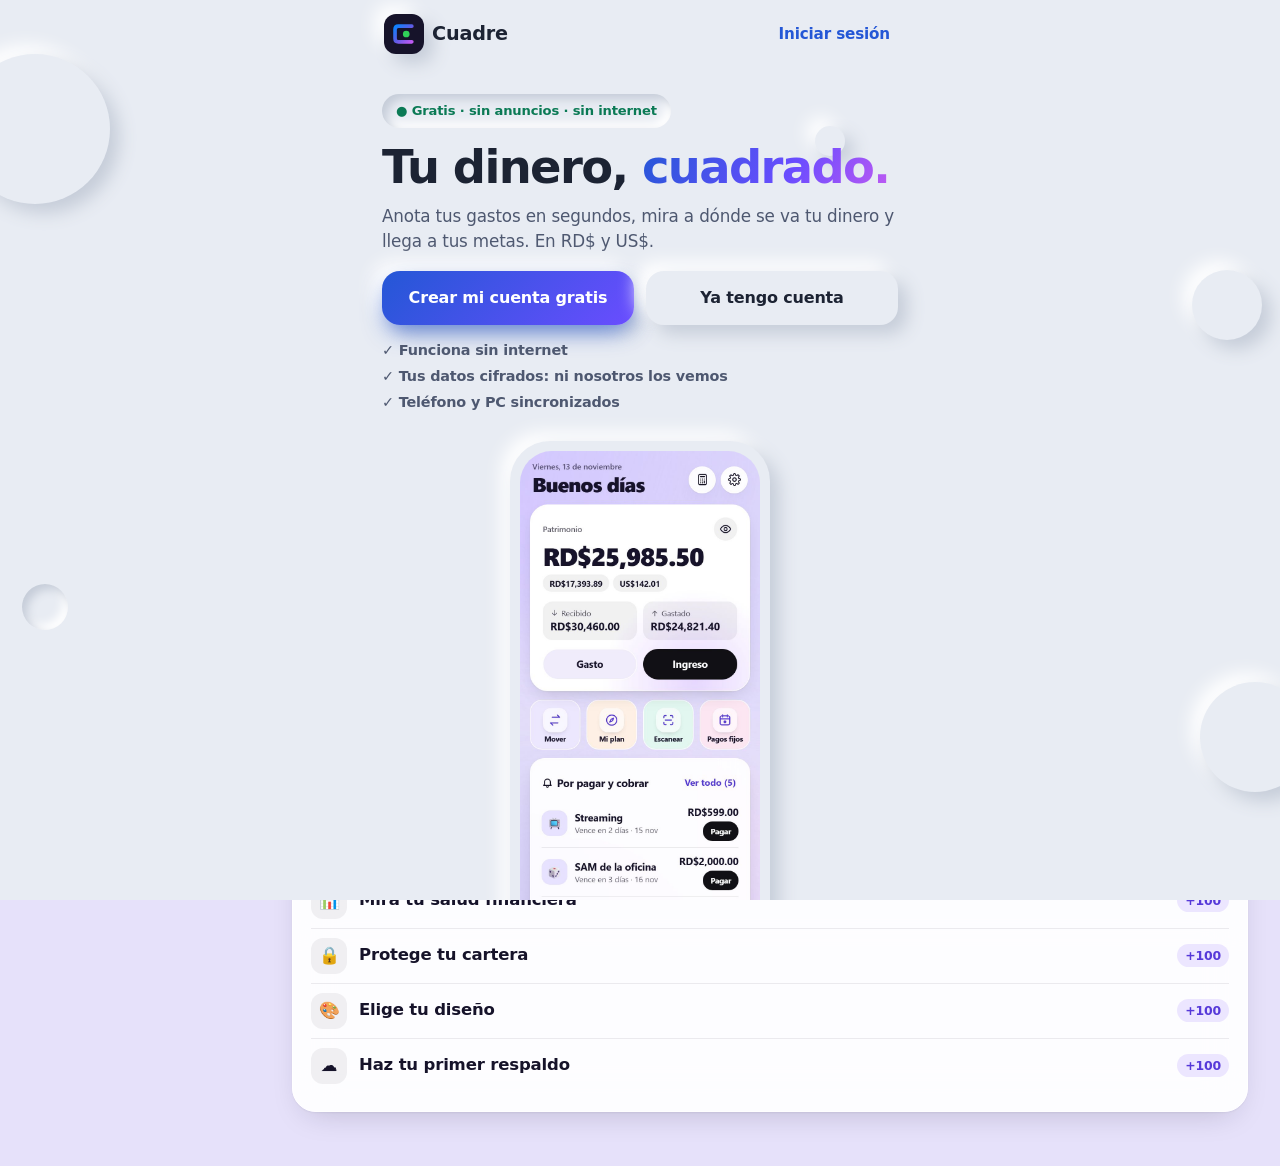
<file: index.html>
<!doctype html>
<html lang="es" data-web>
<head>
<meta charset="utf-8">
<meta name="viewport" content="width=device-width, initial-scale=1, viewport-fit=cover">
<meta name="theme-color" content="#E6E1FA">
<meta name="color-scheme" content="light dark">
<title>Cuadre</title>
<script>/* diseño y modo antes de pintar (copia en localStorage; los datos viven en IndexedDB) */ try { var t = JSON.parse(localStorage.getItem("wallet-tema") || "{}"), h = document.documentElement; h.dataset.tema = t.tema || "lavanda"; if (t.modo === "oscuro" || (t.modo !== "claro" && matchMedia("(prefers-color-scheme: dark)").matches)) h.dataset.oscuro = ""; if (t.vista) h.dataset.vista = t.vista; } catch (e) { document.documentElement.dataset.tema = "lavanda"; }</script>
<script>/* Chrome avisa que se puede instalar muy temprano: se guarda aquí, antes de cargar la app, para que «Instalar» abra la ventana de instalación de un toque */ window.addEventListener('beforeinstallprompt', function (e) { e.preventDefault(); window.__instalar = e; });</script>
<link rel="manifest" href="manifest.webmanifest">
<link rel="icon" href="icon-192.png">
<link rel="stylesheet" href="estilos.css">
</head>
<body>
<div class="fondo" aria-hidden="true"><i></i><i></i><i></i><i></i></div>
<p id="preview" class="banda preview" hidden></p>
<header>
  <div><small id="fecha" class="fecha"></small><h1 id="titulo"></h1></div>
  <div class="header-btns">
    <button class="redondo ayuda-top" data-accion="ayuda" data-et="ayudaT"><b aria-hidden="true">?</b></button>
    <button class="redondo" data-tab="calculadora" data-et="calculadora"><span data-ico="calc"></span></button>
    <button class="redondo" data-tab="ajustes" data-et="ajustes"><span data-ico="ajustes"></span></button>
  </div>
</header>
<main id="vista" aria-live="polite"></main>
<nav aria-label="Secciones">
  <div class="barra">
    <button data-tab="inicio"><span data-ico="inicio"></span><span data-t="inicio"></span></button>
    <button data-tab="cartera"><span data-ico="cuentas"></span><span data-t="cartera"></span></button>
    <button class="fab" data-accion="gasto" data-et="anotar"><span data-ico="mas"></span><span class="fab-txt" data-t="anotar"></span></button>
    <button data-tab="planes"><span data-ico="planes"></span><span data-t="planes"></span></button>
    <button data-tab="analisis"><span data-ico="analisis"></span><span data-t="analisis"></span></button>
  </div>
</nav>
<dialog id="hoja"></dialog>
<div id="candado" class="candado" hidden></div>
<div id="portada" hidden></div>
<div id="aviso" class="aviso" role="status"></div>
<script src="textos.es.js"></script>
<script src="config.js"></script>
<script src="logica.js"></script>
<script src="prestamos.js"></script>
<script src="planes.js"></script>
<script src="consejos.js"></script>
<script src="factura.js"></script>
<script src="boveda.js"></script>
<script src="graficas.js"></script>
<script src="db.js"></script>
<script src="sistema.js"></script>
<script src="secciones.js"></script>
<script src="portada.js"></script>
<script src="sincro.js"></script>
<script src="app.js"></script>
</body>
</html>
</file>
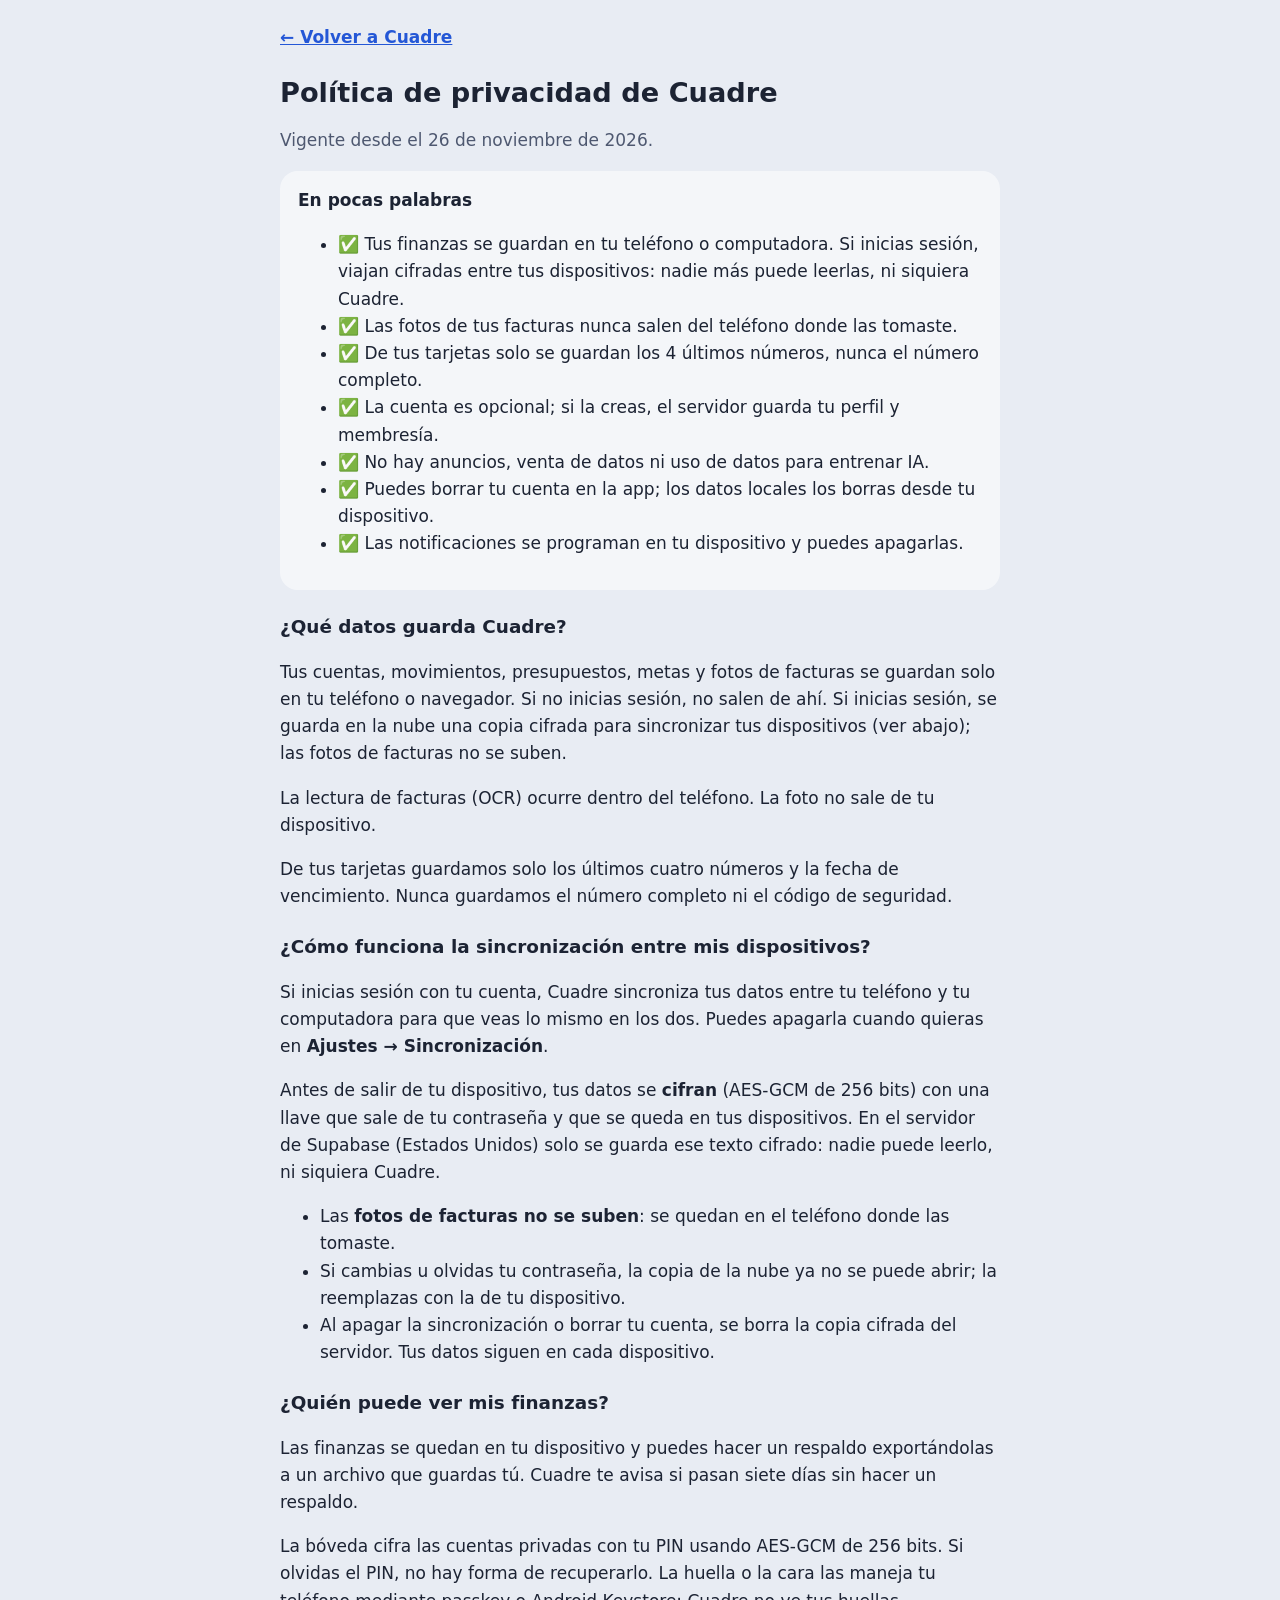
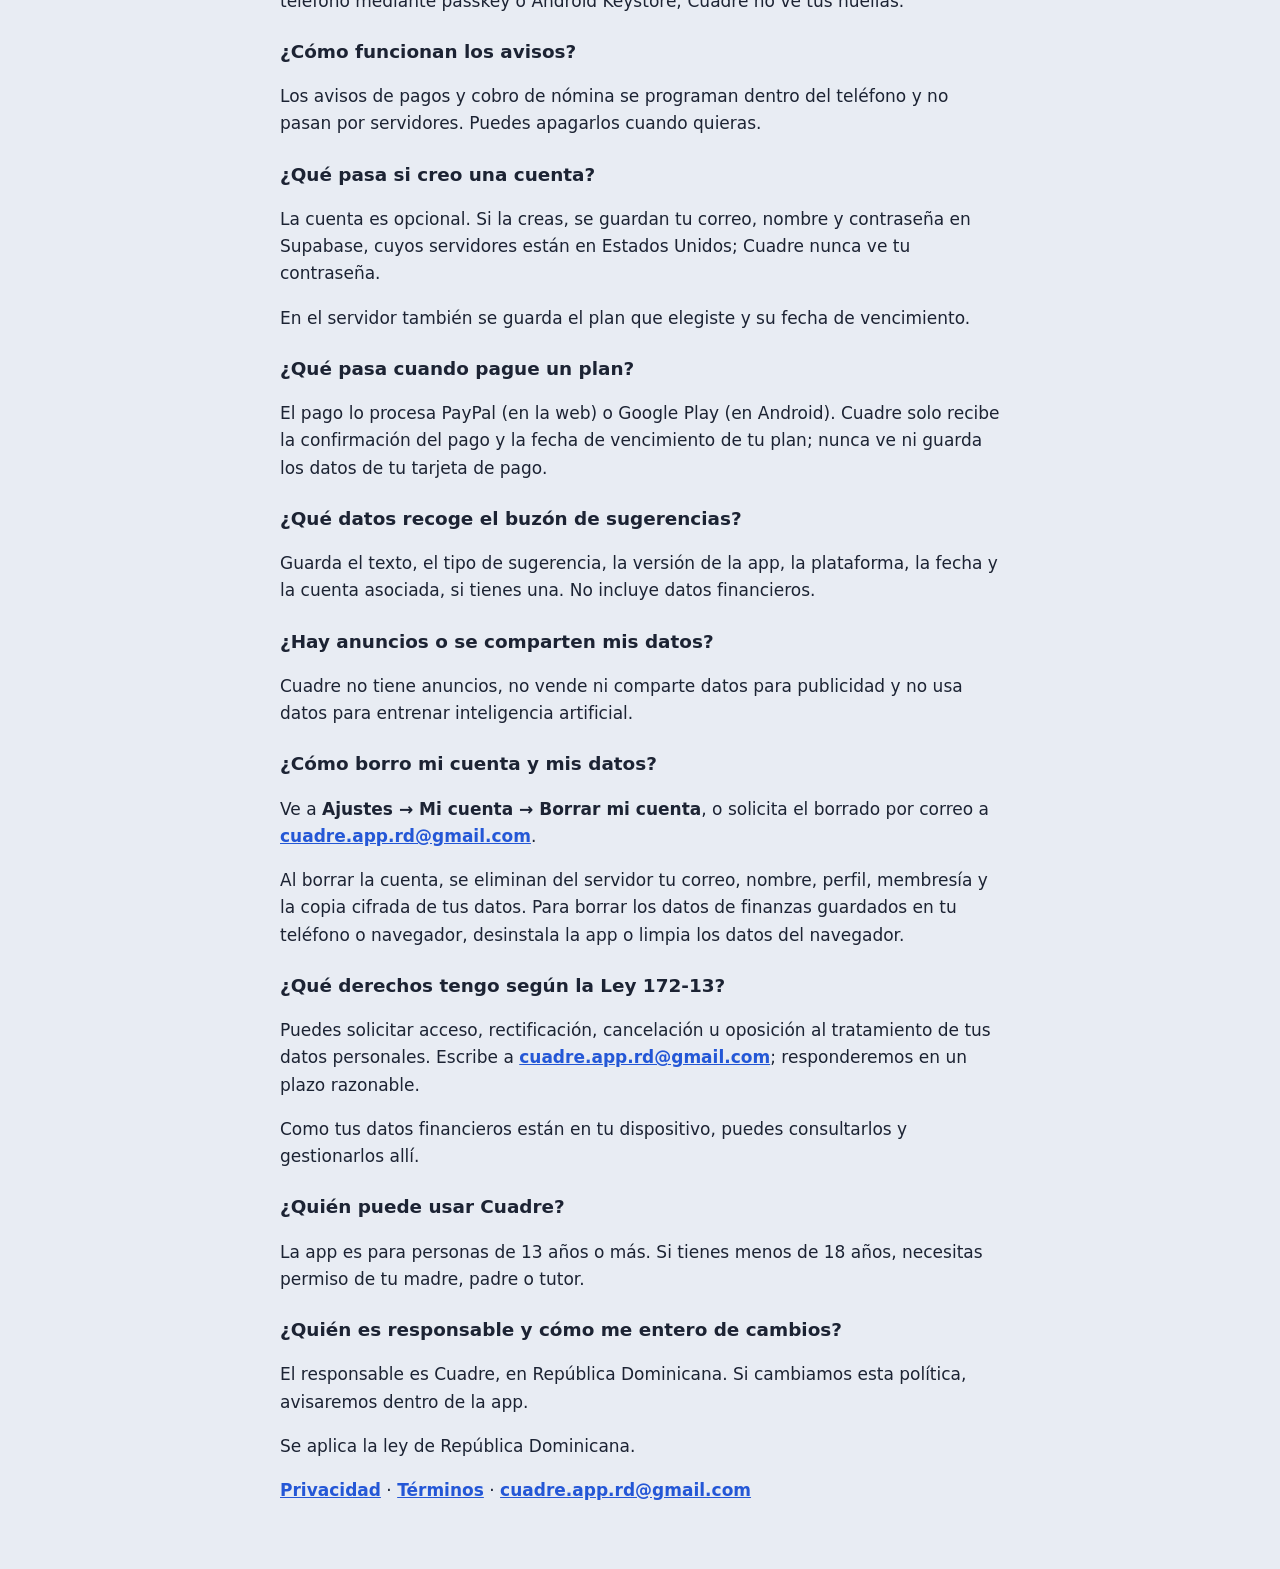
<file: legal/privacidad.html>
<!doctype html>
<html lang="es"><head><meta charset="utf-8"><meta name="viewport" content="width=device-width, initial-scale=1"><title>Privacidad · Cuadre</title>
<link rel="icon" href="../icon-192.png">
<style>
:root { --fondo: #E8ECF3; --texto: #1C2333; --suave: #4E5870; --azul: #2457D6; }
@media (prefers-color-scheme: dark) { :root { --fondo: #22262F; --texto: #EEF1F7; --suave: #B4BCCB; --azul: #8FB0FF; } }
body { margin: 0; background: var(--fondo); color: var(--texto); font: 17px/1.6 -apple-system, "Segoe UI", Roboto, system-ui, sans-serif; }
main { max-width: 720px; margin: 0 auto; padding: 24px 18px 48px; }
a { color: var(--azul); font-weight: 600; }
h2 { font-size: 1.7rem; line-height: 1.2; margin: 18px 0 8px; }
p, li { color: var(--texto); } p:first-of-type { color: var(--suave); }
.volver { display: inline-block; margin-bottom: 8px; }
.resumen { background: rgb(255 255 255 / .55); border-radius: 18px; padding: 16px 18px; margin: 14px 0; }
@media (prefers-color-scheme: dark) { .resumen { background: rgb(255 255 255 / .06); } }
h3 { font-size: 1.15rem; margin: 22px 0 6px; }
</style></head>
<body><main><a class="volver" href="../">← Volver a Cuadre</a>
<h2>Política de privacidad de Cuadre</h2>
<p>Vigente desde el 26 de noviembre de 2026.</p>
<div class="resumen">
<strong>En pocas palabras</strong>
<ul>
<li>✅ Tus finanzas se guardan en tu teléfono o computadora. Si inicias sesión, viajan cifradas entre tus dispositivos: nadie más puede leerlas, ni siquiera Cuadre.</li>
<li>✅ Las fotos de tus facturas nunca salen del teléfono donde las tomaste.</li>
<li>✅ De tus tarjetas solo se guardan los 4 últimos números, nunca el número completo.</li>
<li>✅ La cuenta es opcional; si la creas, el servidor guarda tu perfil y membresía.</li>
<li>✅ No hay anuncios, venta de datos ni uso de datos para entrenar IA.</li>
<li>✅ Puedes borrar tu cuenta en la app; los datos locales los borras desde tu dispositivo.</li>
<li>✅ Las notificaciones se programan en tu dispositivo y puedes apagarlas.</li>
</ul>
</div>
<h3>¿Qué datos guarda Cuadre?</h3>
<p>Tus cuentas, movimientos, presupuestos, metas y fotos de facturas se guardan solo en tu teléfono o navegador. Si no inicias sesión, no salen de ahí. Si inicias sesión, se guarda en la nube una copia cifrada para sincronizar tus dispositivos (ver abajo); las fotos de facturas no se suben.</p>
<p>La lectura de facturas (OCR) ocurre dentro del teléfono. La foto no sale de tu dispositivo.</p>
<p>De tus tarjetas guardamos solo los últimos cuatro números y la fecha de vencimiento. Nunca guardamos el número completo ni el código de seguridad.</p>
<h3>¿Cómo funciona la sincronización entre mis dispositivos?</h3>
<p>Si inicias sesión con tu cuenta, Cuadre sincroniza tus datos entre tu teléfono y tu computadora para que veas lo mismo en los dos. Puedes apagarla cuando quieras en <strong>Ajustes → Sincronización</strong>.</p>
<p>Antes de salir de tu dispositivo, tus datos se <strong>cifran</strong> (AES-GCM de 256 bits) con una llave que sale de tu contraseña y que se queda en tus dispositivos. En el servidor de Supabase (Estados Unidos) solo se guarda ese texto cifrado: nadie puede leerlo, ni siquiera Cuadre.</p>
<ul><li>Las <strong>fotos de facturas no se suben</strong>: se quedan en el teléfono donde las tomaste.</li>
<li>Si cambias u olvidas tu contraseña, la copia de la nube ya no se puede abrir; la reemplazas con la de tu dispositivo.</li>
<li>Al apagar la sincronización o borrar tu cuenta, se borra la copia cifrada del servidor. Tus datos siguen en cada dispositivo.</li></ul>
<h3>¿Quién puede ver mis finanzas?</h3>
<p>Las finanzas se quedan en tu dispositivo y puedes hacer un respaldo exportándolas a un archivo que guardas tú. Cuadre te avisa si pasan siete días sin hacer un respaldo.</p>
<p>La bóveda cifra las cuentas privadas con tu PIN usando AES-GCM de 256 bits. Si olvidas el PIN, no hay forma de recuperarlo. La huella o la cara las maneja tu teléfono mediante passkey o Android Keystore; Cuadre no ve tus huellas.</p>
<h3>¿Cómo funcionan los avisos?</h3>
<p>Los avisos de pagos y cobro de nómina se programan dentro del teléfono y no pasan por servidores. Puedes apagarlos cuando quieras.</p>
<h3>¿Qué pasa si creo una cuenta?</h3>
<p>La cuenta es opcional. Si la creas, se guardan tu correo, nombre y contraseña en Supabase, cuyos servidores están en Estados Unidos; Cuadre nunca ve tu contraseña.</p>
<p>En el servidor también se guarda el plan que elegiste y su fecha de vencimiento.</p>
<h3>¿Qué pasa cuando pague un plan?</h3>
<p>El pago lo procesa PayPal (en la web) o Google Play (en Android). Cuadre solo recibe la confirmación del pago y la fecha de vencimiento de tu plan; nunca ve ni guarda los datos de tu tarjeta de pago.</p>
<h3>¿Qué datos recoge el buzón de sugerencias?</h3>
<p>Guarda el texto, el tipo de sugerencia, la versión de la app, la plataforma, la fecha y la cuenta asociada, si tienes una. No incluye datos financieros.</p>
<h3>¿Hay anuncios o se comparten mis datos?</h3>
<p>Cuadre no tiene anuncios, no vende ni comparte datos para publicidad y no usa datos para entrenar inteligencia artificial.</p>
<h3>¿Cómo borro mi cuenta y mis datos?</h3>
<p>Ve a <strong>Ajustes → Mi cuenta → Borrar mi cuenta</strong>, o solicita el borrado por correo a <a href="mailto:cuadre.app.rd@gmail.com">cuadre.app.rd@gmail.com</a>.</p>
<p>Al borrar la cuenta, se eliminan del servidor tu correo, nombre, perfil, membresía y la copia cifrada de tus datos. Para borrar los datos de finanzas guardados en tu teléfono o navegador, desinstala la app o limpia los datos del navegador.</p>
<h3>¿Qué derechos tengo según la Ley 172-13?</h3>
<p>Puedes solicitar acceso, rectificación, cancelación u oposición al tratamiento de tus datos personales. Escribe a <a href="mailto:cuadre.app.rd@gmail.com">cuadre.app.rd@gmail.com</a>; responderemos en un plazo razonable.</p>
<p>Como tus datos financieros están en tu dispositivo, puedes consultarlos y gestionarlos allí.</p>
<h3>¿Quién puede usar Cuadre?</h3>
<p>La app es para personas de 13 años o más. Si tienes menos de 18 años, necesitas permiso de tu madre, padre o tutor.</p>
<h3>¿Quién es responsable y cómo me entero de cambios?</h3>
<p>El responsable es Cuadre, en República Dominicana. Si cambiamos esta política, avisaremos dentro de la app.</p>
<p>Se aplica la ley de República Dominicana.</p>
<p><a href="privacidad.html">Privacidad</a> · <a href="terminos.html">Términos</a> · <a href="mailto:cuadre.app.rd@gmail.com">cuadre.app.rd@gmail.com</a></p>
</main></body></html>
</file>
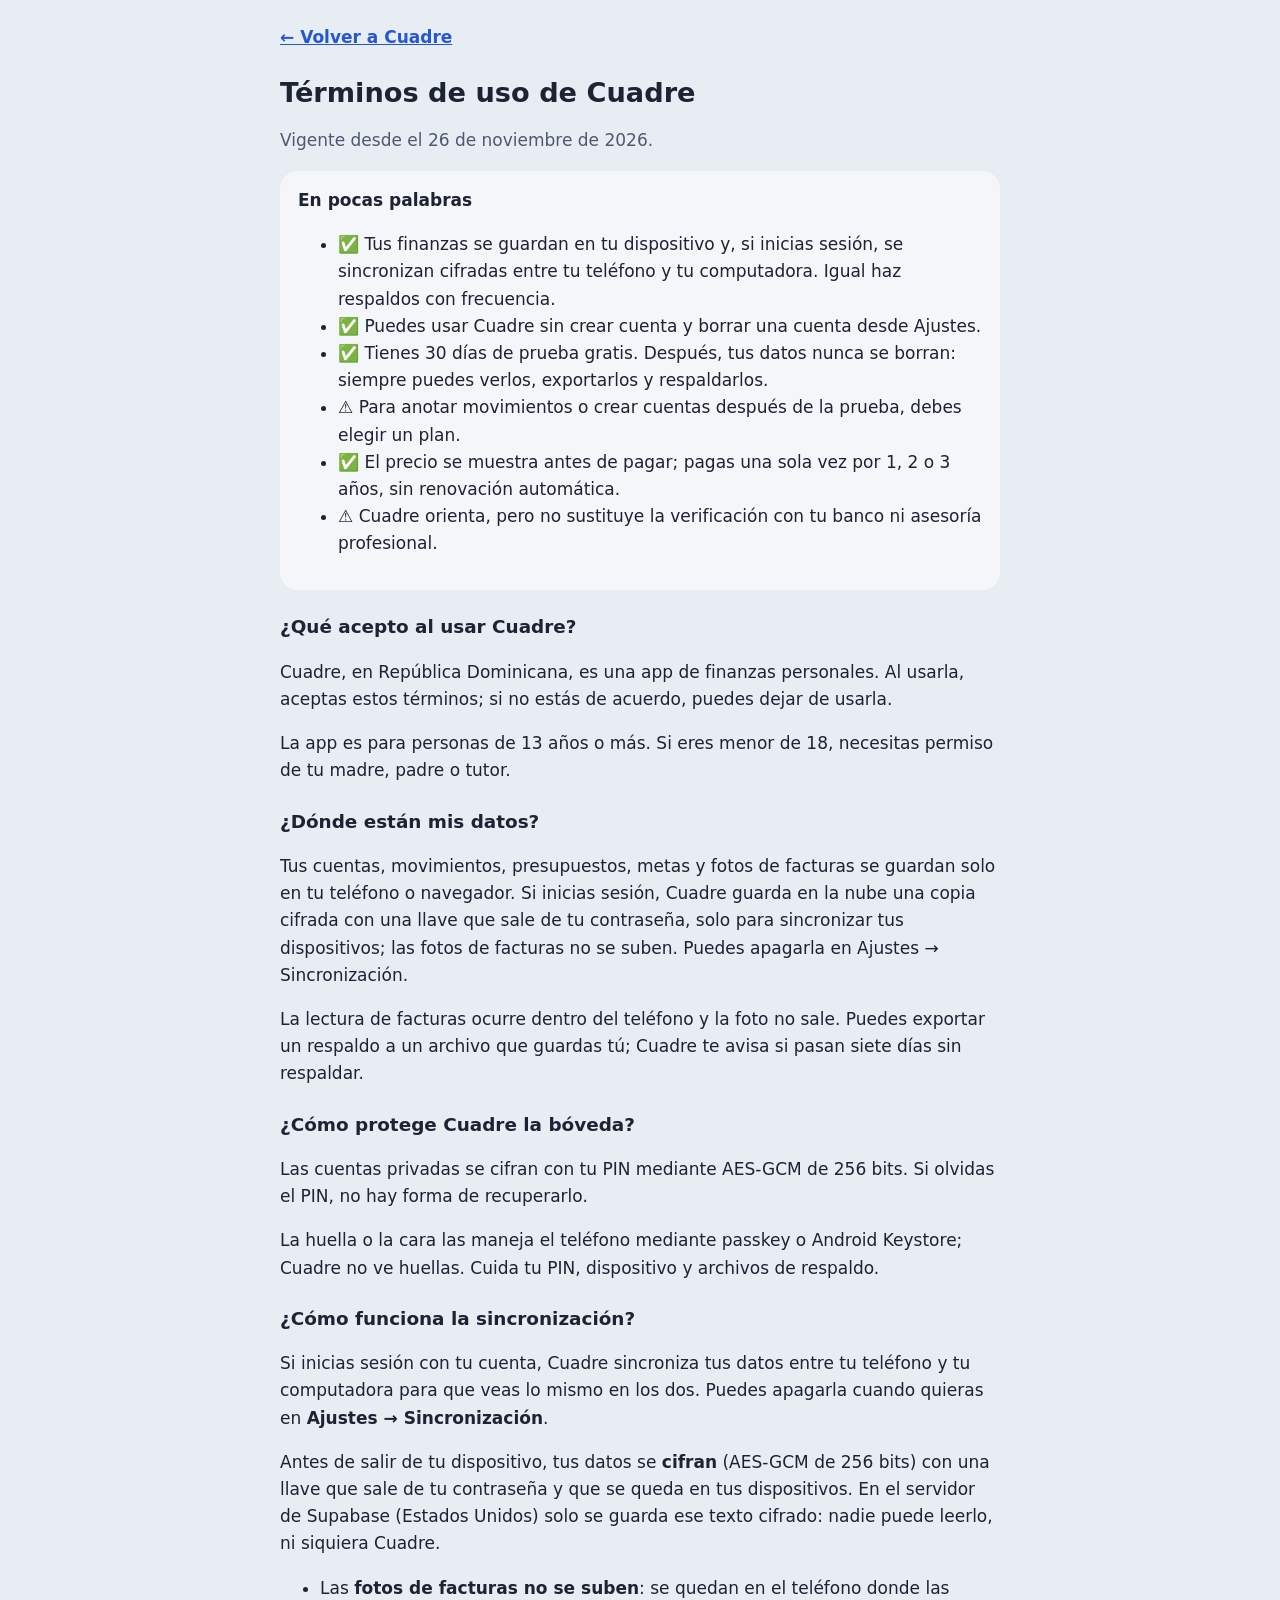
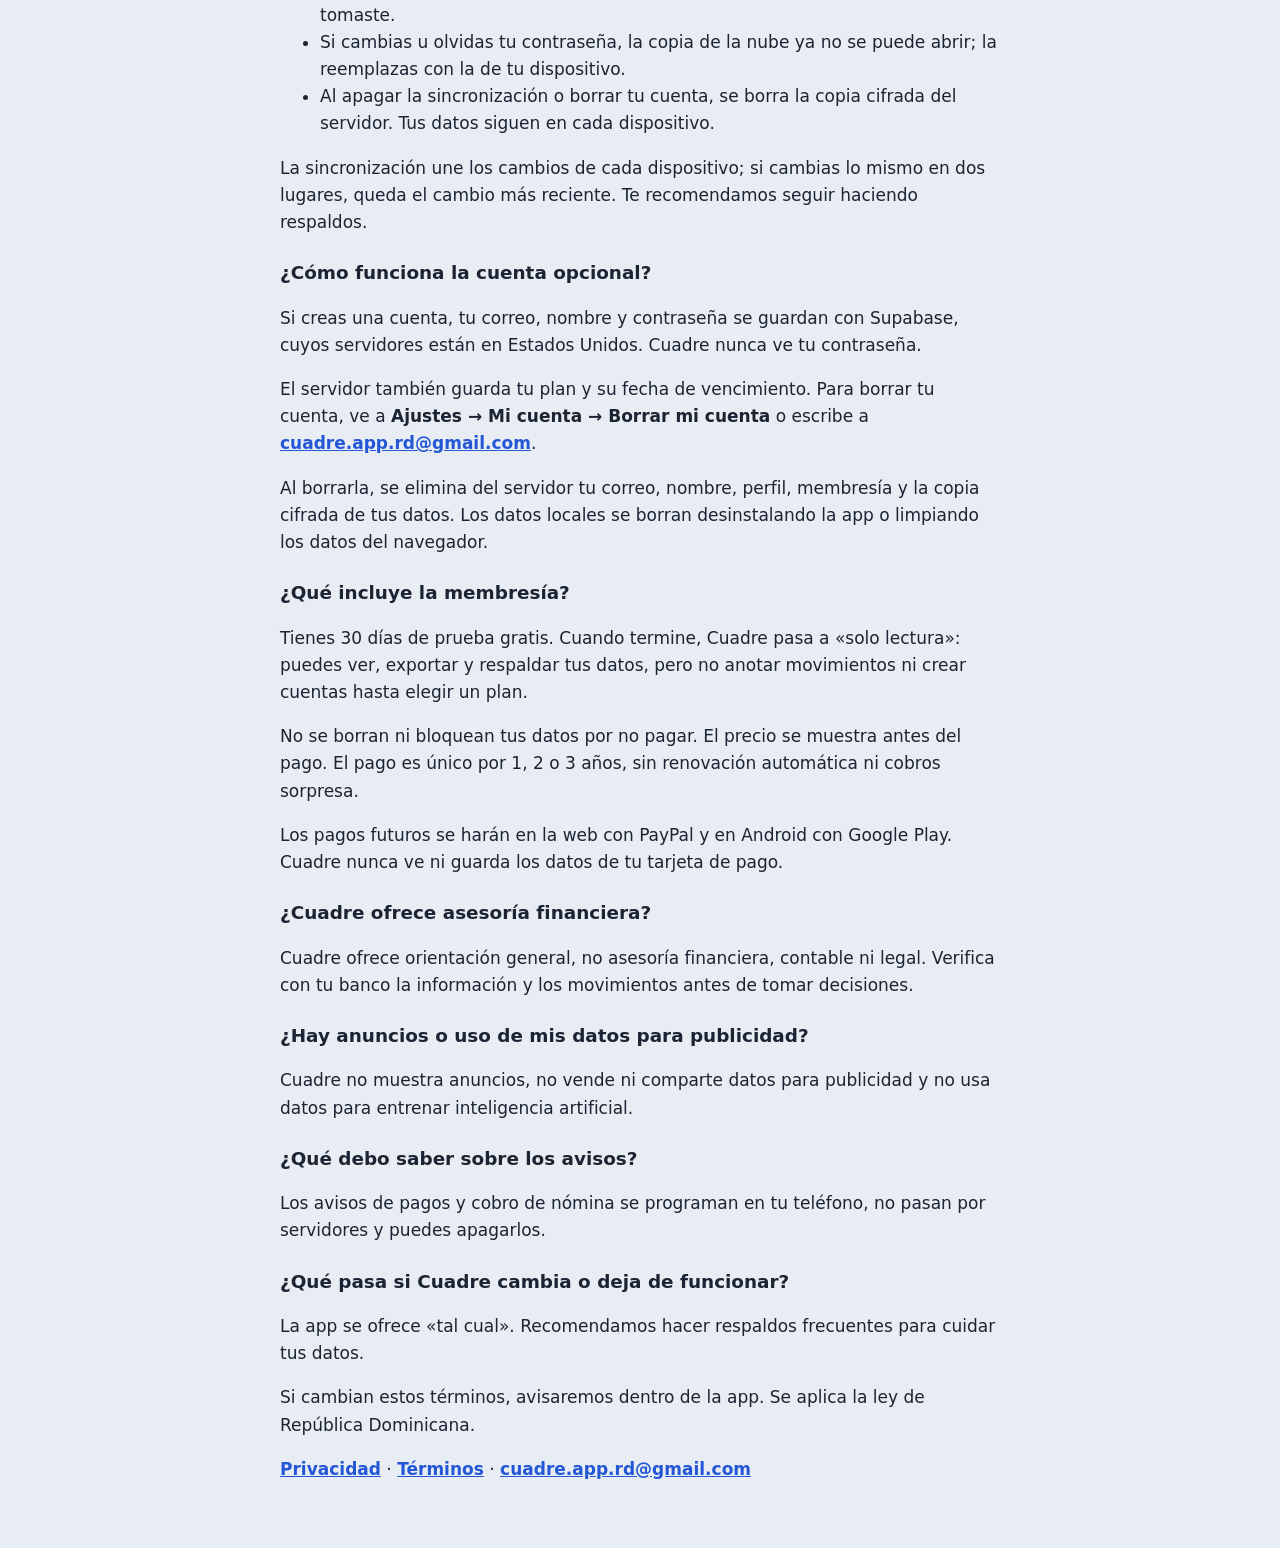
<file: legal/terminos.html>
<!doctype html>
<html lang="es"><head><meta charset="utf-8"><meta name="viewport" content="width=device-width, initial-scale=1"><title>Términos · Cuadre</title>
<link rel="icon" href="../icon-192.png">
<style>
:root { --fondo: #E8ECF3; --texto: #1C2333; --suave: #4E5870; --azul: #2457D6; }
@media (prefers-color-scheme: dark) { :root { --fondo: #22262F; --texto: #EEF1F7; --suave: #B4BCCB; --azul: #8FB0FF; } }
body { margin: 0; background: var(--fondo); color: var(--texto); font: 17px/1.6 -apple-system, "Segoe UI", Roboto, system-ui, sans-serif; }
main { max-width: 720px; margin: 0 auto; padding: 24px 18px 48px; }
a { color: var(--azul); font-weight: 600; }
h2 { font-size: 1.7rem; line-height: 1.2; margin: 18px 0 8px; }
p, li { color: var(--texto); } p:first-of-type { color: var(--suave); }
.volver { display: inline-block; margin-bottom: 8px; }
.resumen { background: rgb(255 255 255 / .55); border-radius: 18px; padding: 16px 18px; margin: 14px 0; }
@media (prefers-color-scheme: dark) { .resumen { background: rgb(255 255 255 / .06); } }
h3 { font-size: 1.15rem; margin: 22px 0 6px; }
</style></head>
<body><main><a class="volver" href="../">← Volver a Cuadre</a>
<h2>Términos de uso de Cuadre</h2>
<p>Vigente desde el 26 de noviembre de 2026.</p>
<div class="resumen">
<strong>En pocas palabras</strong>
<ul>
<li>✅ Tus finanzas se guardan en tu dispositivo y, si inicias sesión, se sincronizan cifradas entre tu teléfono y tu computadora. Igual haz respaldos con frecuencia.</li>
<li>✅ Puedes usar Cuadre sin crear cuenta y borrar una cuenta desde Ajustes.</li>
<li>✅ Tienes 30 días de prueba gratis. Después, tus datos nunca se borran: siempre puedes verlos, exportarlos y respaldarlos.</li>
<li>⚠️ Para anotar movimientos o crear cuentas después de la prueba, debes elegir un plan.</li>
<li>✅ El precio se muestra antes de pagar; pagas una sola vez por 1, 2 o 3 años, sin renovación automática.</li>
<li>⚠️ Cuadre orienta, pero no sustituye la verificación con tu banco ni asesoría profesional.</li>
</ul>
</div>
<h3>¿Qué acepto al usar Cuadre?</h3>
<p>Cuadre, en República Dominicana, es una app de finanzas personales. Al usarla, aceptas estos términos; si no estás de acuerdo, puedes dejar de usarla.</p>
<p>La app es para personas de 13 años o más. Si eres menor de 18, necesitas permiso de tu madre, padre o tutor.</p>
<h3>¿Dónde están mis datos?</h3>
<p>Tus cuentas, movimientos, presupuestos, metas y fotos de facturas se guardan solo en tu teléfono o navegador. Si inicias sesión, Cuadre guarda en la nube una copia cifrada con una llave que sale de tu contraseña, solo para sincronizar tus dispositivos; las fotos de facturas no se suben. Puedes apagarla en Ajustes → Sincronización.</p>
<p>La lectura de facturas ocurre dentro del teléfono y la foto no sale. Puedes exportar un respaldo a un archivo que guardas tú; Cuadre te avisa si pasan siete días sin respaldar.</p>
<h3>¿Cómo protege Cuadre la bóveda?</h3>
<p>Las cuentas privadas se cifran con tu PIN mediante AES-GCM de 256 bits. Si olvidas el PIN, no hay forma de recuperarlo.</p>
<p>La huella o la cara las maneja el teléfono mediante passkey o Android Keystore; Cuadre no ve huellas. Cuida tu PIN, dispositivo y archivos de respaldo.</p>
<h3>¿Cómo funciona la sincronización?</h3>
<p>Si inicias sesión con tu cuenta, Cuadre sincroniza tus datos entre tu teléfono y tu computadora para que veas lo mismo en los dos. Puedes apagarla cuando quieras en <strong>Ajustes → Sincronización</strong>.</p>
<p>Antes de salir de tu dispositivo, tus datos se <strong>cifran</strong> (AES-GCM de 256 bits) con una llave que sale de tu contraseña y que se queda en tus dispositivos. En el servidor de Supabase (Estados Unidos) solo se guarda ese texto cifrado: nadie puede leerlo, ni siquiera Cuadre.</p>
<ul><li>Las <strong>fotos de facturas no se suben</strong>: se quedan en el teléfono donde las tomaste.</li>
<li>Si cambias u olvidas tu contraseña, la copia de la nube ya no se puede abrir; la reemplazas con la de tu dispositivo.</li>
<li>Al apagar la sincronización o borrar tu cuenta, se borra la copia cifrada del servidor. Tus datos siguen en cada dispositivo.</li></ul>
<p>La sincronización une los cambios de cada dispositivo; si cambias lo mismo en dos lugares, queda el cambio más reciente. Te recomendamos seguir haciendo respaldos.</p>
<h3>¿Cómo funciona la cuenta opcional?</h3>
<p>Si creas una cuenta, tu correo, nombre y contraseña se guardan con Supabase, cuyos servidores están en Estados Unidos. Cuadre nunca ve tu contraseña.</p>
<p>El servidor también guarda tu plan y su fecha de vencimiento. Para borrar tu cuenta, ve a <strong>Ajustes → Mi cuenta → Borrar mi cuenta</strong> o escribe a <a href="mailto:cuadre.app.rd@gmail.com">cuadre.app.rd@gmail.com</a>.</p>
<p>Al borrarla, se elimina del servidor tu correo, nombre, perfil, membresía y la copia cifrada de tus datos. Los datos locales se borran desinstalando la app o limpiando los datos del navegador.</p>
<h3>¿Qué incluye la membresía?</h3>
<p>Tienes 30 días de prueba gratis. Cuando termine, Cuadre pasa a «solo lectura»: puedes ver, exportar y respaldar tus datos, pero no anotar movimientos ni crear cuentas hasta elegir un plan.</p>
<p>No se borran ni bloquean tus datos por no pagar. El precio se muestra antes del pago. El pago es único por 1, 2 o 3 años, sin renovación automática ni cobros sorpresa.</p>
<p>Los pagos futuros se harán en la web con PayPal y en Android con Google Play. Cuadre nunca ve ni guarda los datos de tu tarjeta de pago.</p>
<h3>¿Cuadre ofrece asesoría financiera?</h3>
<p>Cuadre ofrece orientación general, no asesoría financiera, contable ni legal. Verifica con tu banco la información y los movimientos antes de tomar decisiones.</p>
<h3>¿Hay anuncios o uso de mis datos para publicidad?</h3>
<p>Cuadre no muestra anuncios, no vende ni comparte datos para publicidad y no usa datos para entrenar inteligencia artificial.</p>
<h3>¿Qué debo saber sobre los avisos?</h3>
<p>Los avisos de pagos y cobro de nómina se programan en tu teléfono, no pasan por servidores y puedes apagarlos.</p>
<h3>¿Qué pasa si Cuadre cambia o deja de funcionar?</h3>
<p>La app se ofrece «tal cual». Recomendamos hacer respaldos frecuentes para cuidar tus datos.</p>
<p>Si cambian estos términos, avisaremos dentro de la app. Se aplica la ley de República Dominicana.</p>
<p><a href="privacidad.html">Privacidad</a> · <a href="terminos.html">Términos</a> · <a href="mailto:cuadre.app.rd@gmail.com">cuadre.app.rd@gmail.com</a></p>
</main></body></html>
</file>
<file: estilos.css>
/* v3: vidrio esmerilado sobre fondo pastel (lila, durazno, rosa, cielo), píldoras oscuras y blancas. Claro y oscuro. */
:root {
  --fondo: #EFEAFB; --sup: rgb(255 255 255 / .62); --sup-fuerte: rgb(255 255 255 / .86); --sup-solida: #FBFAFF; --sup2: rgb(22 19 42 / .06);
  --borde: rgb(255 255 255 / .75); --texto: #16132A; --suave: rgb(22 19 42 / .68); --sep: rgb(22 19 42 / .08);
  --oscuro: #16132A; --sobre-oscuro: #fff;
  --acento: #5A3CEB; --azul: #3D63F5; --verde: #14A46C; --amarillo: #D98E04; --rojo: #E5484D; --morado: #8E5BF5;
  --pos: #0E8A5A; --neg: #D2353B;
  --lila: #E4DCFF; --durazno: #FFE1D3; --menta: #D3F5EA; --rosa: #FFDDEB;
  --radio: 24px; --blur: saturate(160%) blur(22px);
  --sombra: 0 1px 2px rgb(16 12 40 / .05), 0 12px 32px -14px rgb(16 12 40 / .22);
  --abajo: env(safe-area-inset-bottom, 0px); --arriba: env(safe-area-inset-top, 0px);
  --marca: linear-gradient(135deg, #8F7BFF 0%, #B98CFF 45%, #FF9EB5 100%);
  --b1: #CBB9FF; --b2: #FFD0BC; --b3: #FFC6DE; --b4: #C2DAFF; --b-op: .75;
  --hero: linear-gradient(150deg, rgb(255 255 255 / .82), rgb(255 255 255 / .42)); --hero-texto: var(--texto); --hero-suave: var(--suave); --hero-caja: var(--sup2);
}
/* Modo oscuro: app.js pone data-oscuro en <html> (automático según el teléfono, o elegido en Ajustes). */
:root[data-oscuro] { --fondo: #120F22; --sup: rgb(38 33 66 / .58); --sup-fuerte: rgb(46 40 80 / .9); --sup-solida: #1D1934; --sup2: rgb(255 255 255 / .08);
  --borde: rgb(255 255 255 / .09); --texto: #F4F1FF; --suave: rgb(244 241 255 / .62); --sep: rgb(255 255 255 / .09);
  --oscuro: #F4F1FF; --sobre-oscuro: #16132A;
  --acento: #A794FF; --azul: #7B9BFF; --verde: #3DDC97; --amarillo: #FFC94D; --rojo: #FF6B6F; --morado: #C3A1FF;
  --pos: #4BE3A2; --neg: #FF8589;
  --lila: rgb(167 148 255 / .2); --durazno: rgb(255 170 130 / .18); --menta: rgb(61 220 151 / .16); --rosa: rgb(255 120 170 / .18);
  --sombra: 0 1px 2px rgb(0 0 0 / .3), 0 14px 34px -16px rgb(0 0 0 / .6);
  --b1: #6B4EFF; --b2: #FF7E6B; --b3: #E8559A; --b4: #3D63F5; --b-op: .18;
  --hero: linear-gradient(150deg, rgb(70 58 130 / .7), rgb(40 34 74 / .55)); }

/* ---------- 5 diseños (Ajustes → Diseño). «vidrio» son los valores de arriba. ---------- */
/* Lavanda: fondo lila, tarjetas blancas sólidas, acentos negros y la tarjeta de salud negra. */
:root[data-tema="lavanda"] { --fondo: #E6E1FA; --b1: #CDBFFF; --b2: #DAD3FB; --b3: #ECD5F7; --b4: #C9C3F4;
  --sup: rgb(255 255 255 / .92); --sup-fuerte: #fff; --borde: #fff; --oscuro: #111015; --acento: #5639D9;
  --lila: #ECE6FF; --durazno: #FFF0E6; --menta: #E2F7F0; --rosa: #FBE6F2; --hero: #fff; --marca: linear-gradient(135deg, #7B61FF, #B49CFF); }
:root[data-tema="lavanda"][data-oscuro] { --fondo: #0F0E16; --b1: #5B42E0; --b2: #3A2F7A; --b3: #6B2F7A; --b4: #2B2A6B;
  --sup: rgb(28 26 42 / .92); --sup-fuerte: #23203A; --borde: rgb(255 255 255 / .07); --oscuro: #F4F1FF; --acento: #A794FF; --hero: #1C1A2B;
  --lila: rgb(167 148 255 / .18); --durazno: rgb(255 170 130 / .14); --menta: rgb(61 220 151 / .14); --rosa: rgb(255 120 170 / .14); }
:root[data-tema="lavanda"]:not([data-oscuro]) .salud { background: #111015; color: #fff; border-color: #111015; --suave: rgb(255 255 255 / .62); --sup2: rgb(255 255 255 / .12); }
/* Atardecer: durazno y coral, vidrio cálido. */
:root[data-tema="atardecer"] { --fondo: #F7E9E3; --b1: #FFB59E; --b2: #F7A1AE; --b3: #FFD8C2; --b4: #E9C6D6; --acento: #A83D2A; --oscuro: #2B1D1A;
  --lila: #FBE3DA; --durazno: #FFE4D2; --menta: #E6F2EA; --rosa: #FCDDE3; --hero: linear-gradient(150deg, rgb(255 255 255 / .8), rgb(255 228 216 / .5));
  --marca: linear-gradient(135deg, #FF9C7A, #F2687E); }
:root[data-tema="atardecer"][data-oscuro] { --fondo: #1A1110; --b1: #E0684F; --b2: #B8456A; --b3: #8A3B2E; --b4: #6E2E4A; --acento: #FF9C85; --oscuro: #FFEDE7;
  --sup: rgb(52 34 32 / .6); --sup-fuerte: rgb(62 40 38 / .9); --sup-solida: #2A1C1A; --hero: linear-gradient(150deg, rgb(120 60 50 / .6), rgb(60 34 32 / .55)); }
/* Océano: v10 lo renueva con olas animadas (ver al final). */
/* Menta: verde fresco y celeste. */
:root[data-tema="menta"] { --fondo: #E8F6F0; --b1: #BDEEDB; --b2: #CFE9FF; --b3: #E2F7C9; --b4: #B8E6E0; --acento: #0A6E52; --oscuro: #0F2E27;
  --lila: #E1F0FF; --durazno: #FFF1DB; --menta: #D2F4E6; --rosa: #FDE4EC; --hero: linear-gradient(150deg, rgb(255 255 255 / .82), rgb(220 248 236 / .5));
  --marca: linear-gradient(135deg, #2EC4A0, #6FD3FF); }
:root[data-tema="menta"][data-oscuro] { --fondo: #0C1916; --b1: #0F9D76; --b2: #1C6E8C; --b3: #2E6B3A; --b4: #12505A; --acento: #3DDCB0; --oscuro: #E6FFF6;
  --sup: rgb(24 48 42 / .6); --sup-fuerte: rgb(28 56 48 / .9); --sup-solida: #14261F; --hero: linear-gradient(150deg, rgb(30 90 74 / .6), rgb(20 50 44 / .55)); }
* { box-sizing: border-box; -webkit-tap-highlight-color: transparent; }
[hidden] { display: none !important; }
html { -webkit-text-size-adjust: 100%; }
body { margin: 0 auto; max-width: 560px; min-height: 100dvh; background: var(--fondo); color: var(--texto);
  font: 16.5px/1.38 var(--letra, -apple-system, BlinkMacSystemFont, "SF Pro Text", system-ui, Roboto, "Segoe UI", sans-serif); letter-spacing: -.01em;
  padding: calc(var(--arriba) + 10px) 16px calc(var(--abajo) + 116px); overflow-x: hidden; }
button, input, select, textarea { font: inherit; color: inherit; letter-spacing: inherit; }
button { cursor: pointer; }
button:disabled { opacity: .5; cursor: default; }

/* Fondo con manchas pastel difuminadas */
.fondo { position: fixed; inset: 0; z-index: -1; overflow: hidden; pointer-events: none; }
.fondo i { position: absolute; width: 75vmax; height: 75vmax; border-radius: 50%; filter: blur(90px); opacity: var(--b-op); }
.fondo i:nth-child(1) { background: var(--b1); top: -38vmax; left: -30vmax; }
.fondo i:nth-child(2) { background: var(--b2); top: -25vmax; right: -42vmax; }
.fondo i:nth-child(3) { background: var(--b3); bottom: -40vmax; right: -30vmax; opacity: calc(var(--b-op) * .8); }
.fondo i:nth-child(4) { background: var(--b4); bottom: -35vmax; left: -38vmax; opacity: calc(var(--b-op) * .75); }

header { display: flex; align-items: flex-end; justify-content: space-between; gap: 10px; padding: 6px 4px 14px; }
.header-btns { display: flex; gap: 8px; padding-bottom: 4px; }
.redondo { width: 44px; height: 44px; border-radius: 50%; border: 1px solid var(--borde); background: var(--sup); -webkit-backdrop-filter: var(--blur); backdrop-filter: var(--blur);
  display: grid; place-items: center; box-shadow: var(--sombra); }
.redondo[aria-current="page"] { background: var(--oscuro); color: var(--sobre-oscuro); }
.redondo .ico-svg { width: 21px; height: 21px; }
.fecha::first-letter { text-transform: uppercase; }
.fecha { display: block; font-size: .82rem; font-weight: 600; color: var(--suave); }
h1 { font-size: 2.05rem; line-height: 1.12; font-weight: 800; letter-spacing: -.03em; margin: 2px 0 0; }
h2 { font-size: 1.1rem; font-weight: 700; margin: 0 0 8px; letter-spacing: -.015em; display: flex; align-items: center; gap: 6px; }
h2 .ico-svg { width: 19px; height: 19px; }
h3 { font-size: .95rem; margin: 16px 0 8px; color: var(--suave); font-weight: 700; }
.sub { margin: 22px 4px 10px; font-size: 1.25rem; font-weight: 750; }
.sub-fila { display: flex; align-items: center; justify-content: space-between; gap: 8px; }
.sub-fila h2 { margin: 0; }
small { color: var(--suave); font-size: .82rem; }
.nota { color: var(--suave); font-size: .9rem; margin: 6px 0 0; }
.centro { text-align: center; }
.grande { font-size: 1.15rem; font-weight: 650; margin: 2px 0; }
.pos { color: var(--pos); } .neg { color: var(--neg); }
.oculto { letter-spacing: .1em; }
.ico-svg { width: 24px; height: 24px; display: block; }

.tarjeta { background: var(--sup); -webkit-backdrop-filter: var(--blur); backdrop-filter: var(--blur); border: 1px solid var(--borde);
  border-radius: var(--radio); padding: 18px; margin-bottom: 14px; box-shadow: var(--sombra); }
button.tarjeta { display: block; width: 100%; text-align: left; }

/* Tarjeta principal: vidrio claro con un velo de color */
.hero { position: relative; overflow: hidden; border-radius: 30px; padding: 20px 20px 18px; margin-bottom: 14px; isolation: isolate;
  background: var(--hero); color: var(--hero-texto); border: 1px solid var(--borde);
  -webkit-backdrop-filter: var(--blur); backdrop-filter: var(--blur); box-shadow: var(--sombra); }
.hero::before { content: ''; position: absolute; inset: auto -20% -55% 30%; height: 120%; border-radius: 50%; z-index: -1;
  background: radial-gradient(circle, rgb(185 140 255 / .35), transparent 62%); }
.hero small, .hero .hero-nota { color: var(--hero-suave); }
.hero-top { display: flex; justify-content: space-between; align-items: center; }
.hero-top small { font-weight: 600; }
.hero-monto { display: block; font-size: 2.55rem; font-weight: 800; letter-spacing: -.04em; margin: 2px 0 8px; font-variant-numeric: tabular-nums; line-height: 1.1; }
.chips-hero { display: flex; flex-wrap: wrap; gap: 6px; }
.chips-hero span, .chip-boveda { background: var(--hero-caja); color: inherit; border-radius: 999px; padding: 5px 11px; font-size: .84rem; font-weight: 650; font-variant-numeric: tabular-nums; }
.chip-boveda { border: 0; display: inline-flex; align-items: center; gap: 4px; }
.chip-boveda .ico-svg { width: 15px; height: 15px; }
.hero-mes { display: grid; grid-template-columns: repeat(2, minmax(0, 1fr)); gap: 10px; margin-top: 16px; }
.hero-mes > div { background: var(--hero-caja); border-radius: 16px; padding: 10px 12px; }
.hero-mes small { display: flex; align-items: center; gap: 4px; }
.hero-mes small .ico-svg { width: 14px; height: 14px; }
.hero-mes b { display: block; font-size: 1.1rem; font-variant-numeric: tabular-nums; }
.hero-botones { display: grid; grid-template-columns: 1fr 1fr; gap: 10px; margin-top: 14px; }
.hero-nota { font-size: .85rem; margin: 8px 0 0; color: var(--suave); }
.hero.vacia { text-align: center; padding: 34px 22px; }
.hero.vacia .pildora { margin-top: 14px; }
.icono-btn { color: inherit; background: var(--hero-caja); border: 0; border-radius: 50%; width: 38px; height: 38px; display: grid; place-items: center; }
.icono-btn .ico-svg { width: 20px; height: 20px; }

/* Accesos rápidos en cuadros pastel */
.rapidas { display: grid; grid-template-columns: repeat(4, 1fr); gap: 10px; margin-bottom: 14px; }
.rapida { border: 1px solid var(--borde); border-radius: 20px; padding: 12px 4px 10px; display: flex; flex-direction: column; align-items: center; gap: 4px; min-height: 78px; }
.rapida span { font-size: 1.45rem; line-height: 1; }
.rapida small { color: var(--texto); font-weight: 650; font-size: .74rem; text-align: center; line-height: 1.15; }
.rapida.lila { background: var(--lila); } .rapida.durazno { background: var(--durazno); } .rapida.menta { background: var(--menta); } .rapida.rosa { background: var(--rosa); }
.rapida:active { transform: scale(.96); }

.racha { display: flex; align-items: center; gap: 6px; margin: -2px 6px 12px; font-weight: 650; font-size: .92rem; color: var(--amarillo); }
.racha .ico-svg { width: 18px; height: 18px; fill: currentColor; }

/* Pendientes */
.lista-plana { list-style: none; padding: 0; margin: 6px 0 0; }
.lista-plana > li + li { border-top: 1px solid var(--sep); }
.pend { display: flex; align-items: center; gap: 12px; padding: 10px 0; }
.pend.tarde .txt small { color: var(--neg); font-weight: 650; } .pend.pronto .txt small { color: var(--amarillo); font-weight: 650; }
.pend-der { display: flex; flex-direction: column; align-items: flex-end; gap: 4px; }
.mini { border: 0; border-radius: 999px; background: var(--oscuro); color: var(--sobre-oscuro); font-size: .8rem; font-weight: 700; padding: 6px 12px; min-height: 32px; }
.mini-det { color: var(--acento); font-weight: 600; }

/* Presupuesto con anillo */
.pres { display: flex; gap: 16px; align-items: center; }
.pres-txt { flex: 1; min-width: 0; }
.pres .pildora { margin-top: 10px; }
.anillo .pista, .dona .pista { stroke: var(--sup2); }
.anillo .valor { stroke: var(--acento); transition: stroke-dasharray .8s cubic-bezier(.2, .8, .2, 1); }
.anillo.verde .valor { stroke: var(--verde); } .anillo.amarillo .valor { stroke: var(--amarillo); } .anillo.rojo .valor { stroke: var(--rojo); }
.anillo-centro { height: 100%; display: flex; flex-direction: column; align-items: center; justify-content: center; text-align: center; line-height: 1.1; }
.anillo-centro b { font-size: 1.05rem; font-variant-numeric: tabular-nums; }
.anillo-centro .xl { font-size: 2.1rem; font-weight: 800; letter-spacing: -.03em; }
.perspectiva { display: flex; gap: 14px; align-items: flex-start; }
.perspectiva p { margin: 2px 0; }
.burbuja { flex: none; width: 44px; height: 44px; border-radius: 14px; display: grid; place-items: center; background: var(--lila); font-size: 1.3rem; }

/* Guía tipo juego */
.guia-top { display: flex; justify-content: space-between; align-items: flex-start; }
.guia-cuenta { font-size: 1.6rem; font-weight: 800; color: var(--acento); }
.barra-prog { height: 8px; border-radius: 99px; background: var(--sup2); overflow: hidden; margin: 8px 0 4px; }
.barra-prog i { display: block; height: 100%; border-radius: inherit; background: var(--verde); transition: width .8s cubic-bezier(.2, .8, .2, 1); }
.barra-prog.xp i { background: var(--marca); }
.amarillo .barra-prog i { background: var(--amarillo); } .rojo .barra-prog i { background: var(--rojo); }
.misiones { list-style: none; padding: 0; margin: 10px 0 0; }
.mision { display: flex; align-items: center; gap: 12px; width: 100%; background: none; border: 0; padding: 9px 0; text-align: left; min-height: 48px; }
.misiones li + li { border-top: 1px solid var(--sep); }
.m-ico { flex: none; width: 36px; height: 36px; border-radius: 12px; display: grid; place-items: center; background: var(--sup2); font-size: 1.05rem; font-weight: 700; }
.hecha .m-ico { background: var(--verde); color: #fff; font-weight: 800; }
.misiones .hecha .txt b { color: var(--suave); text-decoration: line-through; font-weight: 500; }
.siguiente .m-ico { background: var(--marca); animation: latido 2s ease-in-out infinite; }
.xp-chip { font-size: .78rem; font-weight: 700; color: var(--acento); background: var(--lila); border-radius: 99px; padding: 3px 8px; }
.xp-chip:empty { display: none; }
.guia.completa { text-align: center; }
@keyframes latido { 50% { transform: scale(1.08); } }

/* Listas */
.lista { list-style: none; margin: 0 0 14px; padding: 0; background: var(--sup); -webkit-backdrop-filter: var(--blur); backdrop-filter: var(--blur); border: 1px solid var(--borde);
  border-radius: var(--radio); overflow: hidden; box-shadow: var(--sombra); }
.lista li { position: relative; }
.lista li + li::before { content: ''; position: absolute; top: 0; left: 68px; right: 0; border-top: 1px solid var(--sep); }
.lista.privada { outline: 1.5px solid rgb(142 91 245 / .35); }
.fila { display: flex; align-items: center; gap: 12px; width: 100%; min-height: 62px; padding: 10px 16px; background: none; border: 0; text-align: left; }
.fila.sin-borde { padding: 0 0 6px; min-height: 0; }
.fila:active { background: var(--sup2); }
.ico { width: 42px; height: 42px; border-radius: 14px; display: grid; place-items: center; font-size: 1.2rem; flex: none;
  background: color-mix(in srgb, var(--c, #8E7BFF) 20%, transparent); }
.txt { flex: 1; min-width: 0; display: flex; flex-direction: column; }
.txt b { font-weight: 650; white-space: nowrap; overflow: hidden; text-overflow: ellipsis; }
.txt small { white-space: nowrap; overflow: hidden; text-overflow: ellipsis; }
.monto { font-weight: 700; font-variant-numeric: tabular-nums; white-space: nowrap; }
.chev { color: var(--suave); font-size: 1.4rem; }

/* Tarjetas de crédito (v23): 12 diseños con muesca arriba, brillo y días para pagar */
.carrusel { display: flex; gap: 12px; overflow-x: auto; scroll-snap-type: x mandatory; margin: 0 -16px 14px; padding: 4px 16px 10px; scrollbar-width: none; }
.carrusel::-webkit-scrollbar { display: none; }
.cc { flex: none; width: min(300px, 80vw); aspect-ratio: 1.586; scroll-snap-align: start; border: 0; border-radius: 22px; padding: 16px 18px;
  display: flex; flex-direction: column; justify-content: space-between; text-align: left; color: #fff; text-shadow: 0 1px 2px rgb(0 0 0 / .18); position: relative; overflow: hidden; isolation: isolate;
  background: var(--cc-bg, #8E7CF0); background-size: var(--cc-size, 100% 100%); animation: var(--cc-anim, none); box-shadow: inset 0 1px 0 rgb(255 255 255 / .35);
  -webkit-mask: radial-gradient(circle 13px at 50% 0, #0000 97%, #000); mask: radial-gradient(circle 13px at 50% 0, #0000 97%, #000); }
.cc::after { content: ''; position: absolute; inset: -40%; z-index: -1; pointer-events: none; background: linear-gradient(115deg, transparent 40%, rgb(255 255 255 / .3) 50%, transparent 60%); animation: cc-brillo 6s ease-in-out infinite; }
@keyframes cc-brillo { 0%, 55% { transform: translateX(-60%); } 85%, 100% { transform: translateX(60%); } }
@keyframes cc-mover { 0%, 100% { background-position: 0% 50%; } 50% { background-position: 100% 50%; } }
[data-dis="aurora"] { --cc-bg: radial-gradient(at 15% 20%, #B9A6FF 0, transparent 55%), radial-gradient(at 85% 15%, #FFB8C9 0, transparent 50%), radial-gradient(at 70% 90%, #9FF0D8 0, transparent 55%), #8E7CF0; --cc-size: 200% 200%; --cc-anim: cc-mover 14s ease-in-out infinite; }
[data-dis="lavanda"] { --cc-bg: linear-gradient(135deg, #C8B8FF, #A48BFF 50%, #8C9CFF); }
[data-dis="atardecer"] { --cc-bg: linear-gradient(135deg, #FFB199, #FF7EB3 50%, #9C7BFF); --cc-size: 200% 200%; --cc-anim: cc-mover 12s ease-in-out infinite; }
[data-dis="oceano"] { --cc-bg: radial-gradient(at 20% 10%, #7DF3E1 0, transparent 50%), linear-gradient(135deg, #38B2E8, #3A5BD9); }
[data-dis="menta"] { --cc-bg: linear-gradient(135deg, #D9FBEA, #A8EED2 50%, #C9E9FF); }
[data-dis="black"] { --cc-bg: repeating-linear-gradient(90deg, rgb(255 255 255 / .03) 0 1px, transparent 1px 3px), linear-gradient(135deg, #2B2A33, #0E0D12 60%, #24232B); }
[data-dis="silver"] { --cc-bg: repeating-linear-gradient(90deg, rgb(255 255 255 / .18) 0 1px, transparent 1px 3px), linear-gradient(135deg, #F2F3F7, #BFC3CE 50%, #E9EBF1); }
[data-dis="gold"] { --cc-bg: linear-gradient(135deg, #F6E3B4, #D8B46A 45%, #F3DCA2 70%, #C99A4B); }
[data-dis="rosegold"] { --cc-bg: linear-gradient(135deg, #F8D3C5, #E2A08C 50%, #F5C7B8); }
[data-dis="titanio"] { --cc-bg: radial-gradient(at 80% 0%, #FFFFFF 0, transparent 60%), linear-gradient(160deg, #FAFAFC, #E2E1EA); }
[data-dis="holo"] { --cc-bg: linear-gradient(120deg, #FFC6E0, #C9B6FF, #A6E3FF, #B8F5D4, #FFE6A6, #FFC6E0); --cc-size: 300% 300%; --cc-anim: cc-mover 10s linear infinite; }
[data-dis="medianoche"] { --cc-bg: radial-gradient(at 85% 10%, #6E5BFF 0, transparent 45%), linear-gradient(135deg, #1C1B3A, #0B1030); }
.cc:is([data-dis="menta"], [data-dis="silver"], [data-dis="gold"], [data-dis="rosegold"], [data-dis="titanio"], [data-dis="holo"]) { color: #1B1530; text-shadow: none; }
@media (prefers-reduced-motion: reduce) { .cc, .cc::after { animation: none; } }
.cc-top { display: flex; justify-content: space-between; align-items: center; font-size: .95rem; }
.cc-top .ico-svg, .cc > .ico-svg { width: 18px; height: 18px; }
.cc-red { font-weight: 800; font-size: 1rem; letter-spacing: .03em; }
.cc-red.visa { font-style: italic; letter-spacing: .07em; }
.cc-red.amex, .cc-red.discover { font-size: .72rem; letter-spacing: .12em; border: 1.5px solid currentColor; padding: 1px 6px; border-radius: 4px; }
.cc-chip { width: 38px; height: 28px; border-radius: 7px; background: linear-gradient(135deg, #F7E2A4, #C9A24A 55%, #F2D88E); position: relative; }
.cc-chip::after { content: ''; position: absolute; inset: 7px 11px; border: 1px solid rgb(90 60 10 / .35); border-radius: 3px; }
.cc-saldo small { opacity: .92; display: block; font-size: .72rem; text-transform: uppercase; letter-spacing: .04em; }
.cc-saldo b { font-size: 1.5rem; font-variant-numeric: tabular-nums; letter-spacing: -.02em; }
.cc-uso { height: 5px; border-radius: 9px; background: rgb(255 255 255 / .3); overflow: hidden; }
.cc-uso i { display: block; height: 100%; background: currentColor; border-radius: inherit; }
.cc-disp { opacity: .92; font-size: .75rem; }
.cc-pie { display: flex; justify-content: space-between; align-items: center; gap: 8px; font-weight: 700; letter-spacing: .06em; font-variant-numeric: tabular-nums; }
.cc-pago { flex: none; font-size: .7rem; letter-spacing: 0; font-weight: 750; padding: 4px 9px; border-radius: 99px; background: rgb(255 255 255 / .25); }
.cc-pago.rojo { background: #FF453A; color: #fff; } .cc-pago.amb { background: #FFB020; color: #3A2600; } .cc-pago.verde { background: #30D158; color: #08320F; }
.dis-cc { display: grid !important; grid-template-columns: repeat(6, 1fr); gap: 8px; }
.dis-cc .chip span.cc-mini { display: block; padding: 0; aspect-ratio: 1.586; border-radius: 8px; background: var(--cc-bg); background-size: cover; border: 2px solid transparent; }
.dis-cc .chip input:checked + .cc-mini { border-color: var(--texto); box-shadow: 0 0 0 2px var(--fondo, #fff) inset; }

/* Análisis */
.salud-top { display: flex; align-items: center; gap: 18px; margin-bottom: 8px; }
.nivel-verde { color: var(--pos); } .nivel-amarillo { color: var(--amarillo); } .nivel-rojo { color: var(--neg); }
.metrica { margin-top: 14px; }
.m-top { display: flex; justify-content: space-between; gap: 10px; font-size: .95rem; }
.m-top b { font-variant-numeric: tabular-nums; white-space: nowrap; }
.dona-fila { display: flex; justify-content: center; margin: 6px 0 10px; }
.leyenda { list-style: none; padding: 0; margin: 0; }
.leyenda li { display: grid; grid-template-columns: 10px 1fr auto auto; gap: 10px; align-items: center; padding: 8px 0; font-size: .95rem; }
.leyenda li + li { border-top: 1px solid var(--sep); }
.leyenda li.sub-ley { padding: 4px 0 4px 18px; font-size: .86rem; color: var(--suave); border-top: 0; }
.leyenda i { width: 10px; height: 10px; border-radius: 3px; }
.leyenda b { font-variant-numeric: tabular-nums; }
.leyenda-mini { display: flex; gap: 14px; font-size: .82rem; color: var(--suave); margin: 4px 0; }
.leyenda-mini i { display: inline-block; width: 9px; height: 9px; border-radius: 3px; margin-right: 5px; }
.leyenda-mini .a, .barras .barra-a { background: var(--verde); fill: var(--verde); }
.leyenda-mini .b, .barras .barra-b { background: var(--acento); fill: var(--acento); }
.eje { font-size: 10.5px; fill: var(--suave); }
.proy-monto { display: block; font-size: 2rem; font-weight: 800; letter-spacing: -.03em; margin: 4px 0; font-variant-numeric: tabular-nums; color: var(--acento); }
.proy-monto.neg { color: var(--neg); }
.linea .trazo { stroke: var(--acento); stroke-width: 3; stroke-linejoin: round; stroke-linecap: round; }
.linea .punto { fill: var(--acento); stroke: var(--sup-solida); stroke-width: 3; }
.linea .area-a { stop-color: var(--acento); stop-opacity: .3; } .linea .area-b { stop-color: var(--acento); stop-opacity: 0; }
.linea .cero { stroke: var(--sep); stroke-dasharray: 4 4; }
.deslizador { display: block; margin-top: 10px; font-size: .92rem; }
.deslizador input { width: 100%; accent-color: var(--acento); height: 32px; }
.boveda-cerrada { display: flex; flex-wrap: wrap; gap: 14px; align-items: center; }
.boveda-cerrada > div { flex: 1; min-width: 0; }
.boveda-cerrada .burbuja { background: var(--marca); color: #fff; }
.acciones-top { display: grid; grid-template-columns: 1fr 1fr; gap: 10px; margin-bottom: 4px; }
.acciones-top.tres { grid-template-columns: 1fr 1fr 1fr; }
.acciones-top .pildora { padding: 0 8px; font-size: .9rem; }
.acciones-top .ico-svg { width: 17px; height: 17px; }

/* Planes */
.pestanas { display: flex; gap: 6px; overflow-x: auto; margin: 0 -16px 14px; padding: 2px 16px 6px; scrollbar-width: none; }
.pestanas::-webkit-scrollbar { display: none; }
.pestanas button { flex: none; border: 1px solid var(--borde); background: var(--sup); -webkit-backdrop-filter: var(--blur); backdrop-filter: var(--blur);
  border-radius: 999px; padding: 9px 16px; font-weight: 650; font-size: .92rem; min-height: 42px; }
.pestanas button[aria-selected="true"] { background: var(--oscuro); color: var(--sobre-oscuro); border-color: transparent; }
.vacia-plan p { margin: 0 0 14px; color: var(--suave); }
.resumen-plan { display: flex; flex-direction: column; gap: 2px; }
.resumen-plan b { font-size: 1.6rem; letter-spacing: -.03em; font-variant-numeric: tabular-nums; }
.resumen-plan.dos-col { display: grid; grid-template-columns: repeat(2, minmax(0, 1fr)); gap: 10px; }
.resumen-plan.dos-col > div { display: flex; flex-direction: column; }
.desglose { display: grid; grid-template-columns: repeat(2, minmax(0, 1fr)); gap: 8px; margin-top: 10px; }
.desglose > div { background: var(--sup2); border-radius: 14px; padding: 8px 12px; }
.desglose small { display: block; } .desglose b { font-variant-numeric: tabular-nums; overflow-wrap: anywhere; }
.desglose .total { grid-column: 1 / -1; display: flex; justify-content: space-between; align-items: center; }
.desglose .total b { font-size: 1.2rem; }
.meta-top { display: flex; align-items: center; gap: 12px; margin-bottom: 6px; }
.meta-ico { width: 46px; height: 46px; border-radius: 15px; display: grid; place-items: center; font-size: 1.5rem; background: var(--durazno); }
.meta.lograda { outline: 2px solid var(--verde); }
.sam-tarjeta .caja-info { margin-top: 10px; }
.rondas li.actual { background: var(--lila); border-radius: 14px; }
.rondas .fila { padding: 8px 6px; min-height: 54px; }
.pagos { display: flex; flex-wrap: wrap; gap: 8px; }
.calc-grande { display: block; font-size: 2.3rem; font-weight: 800; letter-spacing: -.035em; font-variant-numeric: tabular-nums; margin: 2px 0 4px; }
.barra-doble { display: flex; height: 12px; border-radius: 99px; overflow: hidden; margin-top: 12px; gap: 2px; }
.barra-doble i:first-child { background: var(--verde); } .barra-doble i:last-child { background: var(--acento); }
.tabla-mini { overflow-x: auto; margin: 4px 0 8px; }
.tabla-mini.alta { max-height: 62vh; overflow: auto; }
.tabla-mini table { width: 100%; border-collapse: collapse; font-size: .82rem; font-variant-numeric: tabular-nums; }
.tabla-mini th { text-align: right; color: var(--suave); font-weight: 650; padding: 6px 4px; position: sticky; top: 0; background: var(--sup-solida); }
.tabla-mini td { text-align: right; padding: 6px 4px; border-top: 1px solid var(--sep); white-space: nowrap; }
.tabla-mini th:first-child, .tabla-mini td:first-child { text-align: left; }
.tabla-mini tr.sel td { font-weight: 750; color: var(--acento); }
details { margin-top: 8px; }
summary { cursor: pointer; color: var(--acento); font-weight: 650; padding: 8px 0; }
.caja-info { background: var(--sup2); border-radius: 16px; padding: 12px 14px; margin: 8px 0; display: flex; flex-direction: column; gap: 3px; }
.caja-info .campo { margin: 8px 0 0; }
.caja-info.ganancia b { color: var(--pos); font-size: 1.15rem; }
.cat-fila { display: flex; align-items: center; gap: 10px; padding: 8px 0; }
.cat-fila.hija { padding-left: 26px; } .cat-fila.hija .ico { width: 32px; height: 32px; font-size: 1rem; }
.cat-fila.apagada { opacity: .45; }
.cat-fila .mini { background: var(--sup2); color: var(--texto); }

/* Botones */
.pildora { display: inline-flex; align-items: center; justify-content: center; gap: 6px; min-height: 50px; padding: 0 22px; border-radius: 999px;
  border: 1px solid var(--borde); background: var(--sup-fuerte); color: var(--texto); font-weight: 650; transition: transform .12s, opacity .12s; }
.pildora:active { transform: scale(.97); opacity: .85; }
.pildora.oscura { background: var(--oscuro); color: var(--sobre-oscuro); border-color: transparent; }
.pildora.clara { background: #fff; color: #16132A; }
[data-oscuro] .pildora.clara { background: rgb(255 255 255 / .14); color: var(--texto); }
.pildora.peligro { color: var(--rojo); }
.enlace { background: none; border: 0; color: var(--acento); font-weight: 650; padding: 10px 4px; font-size: .95rem; }
.enlace.peligro { color: var(--rojo); }
.ancho { width: 100%; margin-top: 10px; }
.tarjeta > .ancho:first-child { margin-top: 0; }
.banda { display: block; width: 100%; text-align: left; background: rgb(255 180 60 / .2); color: inherit; border: 0; border-radius: 16px; padding: 12px 14px; margin: 0 0 12px; font-size: .92rem; font-weight: 550; }
.preview { text-align: center; background: var(--sup2); }

/* Interruptor estilo iOS */
.interruptor { display: flex; align-items: center; justify-content: space-between; gap: 12px; min-height: 50px; margin-top: 4px; font-size: 1rem; cursor: pointer; }
.interruptor > span { display: flex; align-items: center; gap: 6px; }
.interruptor .ico-svg { width: 18px; height: 18px; }
.interruptor input { position: absolute; opacity: 0; width: 1px; height: 1px; }
.interruptor i { flex: none; width: 51px; height: 31px; border-radius: 99px; background: var(--sup2); position: relative; transition: background .2s; box-shadow: inset 0 0 0 1px var(--sep); }
.interruptor i::after { content: ''; position: absolute; top: 2px; left: 2px; width: 27px; height: 27px; border-radius: 50%; background: #fff; box-shadow: 0 2px 6px rgb(0 0 0 / .2); transition: transform .2s; }
.interruptor input:checked + i { background: var(--verde); }
.interruptor input:checked + i::after { transform: translateX(20px); }
.interruptor input:focus-visible + i { outline: 3px solid var(--acento); outline-offset: 2px; }

/* Barra de abajo flotante con el + en el centro */
nav { position: fixed; left: 50%; transform: translateX(-50%); bottom: calc(var(--abajo) + 12px); width: min(528px, calc(100% - 24px)); z-index: 5; }
.barra { display: flex; align-items: center; background: var(--sup-fuerte); -webkit-backdrop-filter: var(--blur); backdrop-filter: var(--blur); border-radius: 999px; padding: 6px;
  border: 1px solid var(--borde); box-shadow: 0 10px 30px -10px rgb(16 12 40 / .3); }
.barra button { flex: 1; display: flex; flex-direction: column; align-items: center; gap: 1px; background: none; border: 0; padding: 6px 0 5px; font-size: .68rem; font-weight: 650; color: var(--suave); border-radius: 999px; min-height: 52px; transition: background .2s, color .2s; }
.barra button[aria-current="page"] { color: var(--texto); background: var(--sup2); }
.barra .fab { flex: none; width: 58px; height: 58px; min-height: 0; margin: 0 4px; border-radius: 50%; background: var(--oscuro); color: var(--sobre-oscuro); display: grid; place-items: center; transition: transform .15s; }
.fab:active { transform: scale(.92); }
.fab .ico-svg { width: 28px; height: 28px; stroke-width: 2.6; }

/* Hoja inferior */
dialog { border: 0; border-radius: 30px 30px 0 0; padding: 8px 18px calc(var(--abajo) + 18px); width: 100%; max-width: 560px; margin: auto auto 0;
  background: var(--sup-solida); color: var(--texto); max-height: 94vh; max-height: 94dvh; overflow: auto; }
dialog[open] { animation: subir .32s cubic-bezier(.2, .9, .3, 1); }
dialog::backdrop { background: rgb(18 15 34 / .4); -webkit-backdrop-filter: blur(4px); backdrop-filter: blur(4px); }
@keyframes subir { from { transform: translateY(40%); opacity: .4; } }
.agarre { width: 38px; height: 5px; border-radius: 99px; background: var(--sep); margin: 4px auto 14px; }
.campo { display: flex; flex-direction: column; gap: 5px; font-size: .85rem; color: var(--suave); margin-bottom: 12px; font-weight: 550; }
.campo input, .campo select, .campo textarea, .tres-col > input, .tres-col > select { min-height: 50px; padding: 0 14px; border: 1px solid var(--sep); border-radius: 15px; background: var(--sup2); font-size: 1rem; width: 100%; color: var(--texto); }
.campo textarea { padding: 12px 14px; resize: vertical; }
.monto-campo input { font-size: 2.1rem; font-weight: 800; min-height: 70px; letter-spacing: -.03em; text-align: center; }
.fila-campo { flex-direction: row; align-items: center; justify-content: space-between; color: var(--texto); font-size: 1rem; }
.fila-campo input, .fila-campo select { width: 42%; text-align: right; }
input:focus-visible, select:focus-visible, textarea:focus-visible, button:focus-visible, .pildora:focus-within { outline: 3px solid var(--acento); outline-offset: 2px; }
.dos { display: grid; grid-template-columns: 1fr 1fr; gap: 0 10px; }
.dos > .nota { grid-column: 1 / -1; margin: -6px 0 10px; }
.tres-col { display: grid; grid-template-columns: 1.4fr 1fr .8fr; gap: 8px; margin-bottom: 8px; }
.tres-col .campo { margin-bottom: 8px; }
.segmento { display: flex; background: var(--sup2); border-radius: 999px; padding: 4px; margin-bottom: 14px; }
.segmento label { flex: 1; }
.segmento input, .chip input { position: absolute; opacity: 0; pointer-events: none; }
.segmento span { display: block; text-align: center; padding: 9px 4px; font-weight: 650; font-size: .92rem; border-radius: 999px; transition: background .2s; }
.segmento input:checked + span { background: var(--oscuro); color: var(--sobre-oscuro); }
.segmento input:disabled + span { opacity: .35; }
.segmento input:focus-visible + span, .chip input:focus-visible + span { outline: 3px solid var(--acento); outline-offset: -3px; }
.chips { border: 0; padding: 0; margin: 0 0 12px; }
.chips legend { font-size: .85rem; color: var(--suave); margin-bottom: 6px; padding: 0; font-weight: 550; }
.chips > div { display: flex; flex-wrap: wrap; gap: 8px; }
.subs { margin-top: 8px; padding-top: 8px; border-top: 1px dashed var(--sep); }
.subs:empty { display: none; }
.chip span { display: inline-block; padding: 9px 13px; border-radius: 999px; background: var(--sup2); font-size: .9rem; font-weight: 550; transition: background .15s; }
.chip.sub span { padding: 7px 11px; font-size: .85rem; }
.chip input:checked + span { background: color-mix(in srgb, var(--c, #6B4EFF) 24%, transparent); box-shadow: inset 0 0 0 1.5px var(--c, var(--acento)); font-weight: 700; }
.chip.color span { width: 34px; height: 34px; padding: 0; background: var(--c); }
.chip.color input:checked + span { box-shadow: 0 0 0 3px var(--sup-solida), 0 0 0 5px var(--c); }
.acciones { display: grid; grid-template-columns: 1fr 1fr; gap: 10px; margin-top: 14px; }
.acciones.uno { grid-template-columns: 1fr; }
.error-form { color: var(--rojo); min-height: 1.2em; margin: 4px 0 0; font-size: .9rem; text-align: center; }
.imp { margin-bottom: 4px; }

/* Teclado del PIN */
.pin { text-align: center; padding-bottom: 6px; }
.pin-ico { width: 40px; height: 40px; margin: 6px auto 8px; color: var(--acento); }
.puntos { display: flex; justify-content: center; gap: 16px; margin: 18px 0 6px; }
.puntos i { width: 14px; height: 14px; border-radius: 50%; border: 1.5px solid var(--texto); transition: background .12s; }
.puntos i.lleno { background: var(--texto); }
.puntos.sacudir { animation: sacudir .4s; }
@keyframes sacudir { 20%, 60% { transform: translateX(-10px); } 40%, 80% { transform: translateX(10px); } }
.teclas { display: grid; grid-template-columns: repeat(3, 76px); gap: 16px 26px; justify-content: center; margin: 8px 0 10px; }
.teclas button { width: 76px; height: 76px; border-radius: 50%; border: 1px solid var(--borde); background: var(--sup); font-size: 1.9rem; font-weight: 400; display: grid; place-items: center; }
.teclas button .ico-svg { width: 32px; height: 32px; color: var(--acento); }
.teclas button:active { background: var(--sep); }
.acciones-pin { display: flex; justify-content: space-between; }
/* Candado de toda la app */
.candado { position: fixed; inset: 0; z-index: 40; display: grid; place-items: center; padding: calc(var(--arriba) + 20px) 16px calc(var(--abajo) + 20px);
  background: var(--fondo); }
.candado::before { content: ''; position: absolute; inset: 0; background: radial-gradient(circle at 20% 10%, var(--b1), transparent 55%), radial-gradient(circle at 90% 90%, var(--b2), transparent 55%); opacity: .8; z-index: -1; }
[data-oscuro] .candado::before { opacity: .25; }
.candado-caja { width: min(380px, 100%); }
.candado-marca { text-align: center; font-weight: 800; font-size: 1.4rem; letter-spacing: -.02em; margin: 0 0 4px; }

/* Aviso tipo isla dinámica */
.aviso { position: fixed; left: 50%; top: calc(var(--arriba) + 10px); transform: translate(-50%, -160%) scale(.9); background: #16132A; color: #fff;
  padding: 11px 20px; border-radius: 999px; font-weight: 650; font-size: .92rem; transition: transform .35s cubic-bezier(.2, .9, .3, 1.2); z-index: 50;
  max-width: 92vw; text-align: center; box-shadow: 0 10px 30px rgb(0 0 0 / .25); }
.aviso.visible { transform: translate(-50%, 0) scale(1); }
.aviso.error { background: var(--rojo); }
[data-oscuro] .aviso { background: #2A2448; }

/* Confeti al cumplir una misión */
.confeti { position: fixed; inset: 0; pointer-events: none; z-index: 60; overflow: hidden; }
.confeti i { position: absolute; top: -12px; width: 8px; height: 14px; border-radius: 2px; animation: caer 1.8s cubic-bezier(.2, .6, .4, 1) forwards; }
@keyframes caer { to { transform: translate(var(--x), 105vh) rotate(var(--r)); opacity: .6; } }

@media (max-width: 380px) { .rapidas { gap: 7px; } .acciones-top.tres .pildora { font-size: .82rem; } h1 { font-size: 1.85rem; } .teclas { grid-template-columns: repeat(3, 70px); gap: 14px 22px; } .teclas button { width: 70px; height: 70px; } }
@media (prefers-reduced-motion: reduce) { *, *::before, *::after { transition: none !important; animation: none !important; } }

/* ---------- v4: tarjeta de doble moneda ---------- */
.cc-saldos { display: flex; gap: 16px; align-items: flex-end; }
.cc-saldo.dos-mon b { font-size: 1.15rem; }

/* ---------- v4: Mi plan ---------- */
.reglas { display: grid; grid-template-columns: repeat(2, minmax(0, 1fr)); gap: 8px; margin: 6px 0 4px; }
.regla { position: relative; text-align: left; border: 1px solid var(--borde); background: var(--sup2); border-radius: 18px; padding: 10px 12px; display: flex; flex-direction: column; gap: 2px; min-height: 58px; }
.regla b { font-size: 1.05rem; letter-spacing: -.01em; }
.regla.sel { background: var(--oscuro); color: var(--sobre-oscuro); border-color: transparent; }
.regla.sel small { color: inherit; opacity: .75; }
.regla i { position: absolute; top: 8px; right: 10px; font-style: normal; font-size: .68rem; font-weight: 750; background: var(--verde); color: #fff; border-radius: 99px; padding: 2px 7px; }
.barra-grupos { display: flex; height: 14px; border-radius: 99px; overflow: hidden; gap: 3px; margin: 14px 0 10px; }
.grupos { display: grid; grid-template-columns: repeat(3, minmax(0, 1fr)); gap: 6px; }
.grupos > div { background: var(--sup2); border-radius: 14px; padding: 8px 10px; display: flex; flex-direction: column; }
.grupos small i { display: inline-block; width: 8px; height: 8px; border-radius: 3px; margin-right: 4px; }
.grupos b { font-variant-numeric: tabular-nums; font-size: .86rem; overflow-wrap: anywhere; }
.plan-cats li { display: flex; align-items: center; gap: 12px; padding: 8px 0; }
.plan-monto { display: flex; flex-direction: column; align-items: flex-end; }
.plan-monto b { font-variant-numeric: tabular-nums; }
.estado-ok { color: var(--pos); } .estado-justo { color: var(--amarillo); } .estado-pasado { color: var(--neg); font-weight: 700; }
.segmento.chico { margin: 10px 0; } .segmento.chico span { padding: 7px 4px; font-size: .85rem; }
.proy-anios { display: grid; grid-template-columns: repeat(3, minmax(0, 1fr)); gap: 6px; margin: 6px 0; }
.proy-anios > div { background: var(--sup2); border-radius: 14px; padding: 8px 10px; display: flex; flex-direction: column; }
.proy-anios b { color: var(--acento); font-variant-numeric: tabular-nums; font-size: .9rem; overflow-wrap: anywhere; }
.consejos { margin: 4px 0 0; padding-left: 20px; display: flex; flex-direction: column; gap: 8px; }
.consejos li { line-height: 1.4; }
.logros { display: grid; grid-template-columns: repeat(auto-fill, minmax(84px, 1fr)); gap: 10px; margin-top: 8px; }
.logro { display: flex; flex-direction: column; align-items: center; gap: 4px; text-align: center; padding: 10px 4px; border-radius: 16px; background: var(--sup2); opacity: .45; filter: grayscale(1); }
.logro span { font-size: 1.6rem; line-height: 1; }
.logro small { font-size: .72rem; line-height: 1.2; color: var(--texto); font-weight: 600; }
.logro.hecho { opacity: 1; filter: none; background: var(--lila); }
.sugerencia { display: flex; align-items: center; gap: 12px; }
.sugerencia .pildora { min-height: 42px; padding: 0 16px; }
.plantillas { display: flex; gap: 8px; overflow-x: auto; margin: 0 -18px 12px; padding: 2px 18px 6px; scrollbar-width: none; }
.chip-btn { flex: none; border: 1px solid var(--sep); background: var(--sup2); border-radius: 999px; padding: 8px 12px; font-size: .88rem; font-weight: 600; }

/* ---------- v4: elegir diseño ---------- */
.temas { display: grid; grid-template-columns: repeat(5, 1fr); gap: 8px; margin: 4px 0 10px; }
.tema-btn { border: 2px solid transparent; background: none; padding: 0; display: flex; flex-direction: column; align-items: center; gap: 5px; border-radius: 16px; }
.tema-btn i { width: 100%; aspect-ratio: .8; border-radius: 14px; display: block; box-shadow: inset 0 0 0 1px rgb(0 0 0 / .08); position: relative; overflow: hidden; }
.tema-btn i::after { content: ''; position: absolute; left: 12%; right: 12%; bottom: 12%; height: 22%; border-radius: 6px; background: var(--m2); }
.tema-btn small { font-size: .72rem; font-weight: 650; color: var(--texto); }
.tema-btn[aria-pressed="true"] i { outline: 3px solid var(--acento); outline-offset: 2px; }
:root[data-tema="lavanda"]:not([data-oscuro]) .hero .pildora.clara { background: #F0ECFC; }
/* En oscuro, los cuadros de colores siempre oscuros (todos los diseños). */
:root[data-oscuro][data-tema] { --lila: rgb(167 148 255 / .18); --durazno: rgb(255 170 130 / .15); --menta: rgb(61 220 151 / .14); --rosa: rgb(255 120 170 / .15); }

/* ---------- v5: Movimientos (por día, como el banco) ---------- */
.resumen-movs { display: grid; grid-template-columns: repeat(3, minmax(0, 1fr)); gap: 6px; padding: 14px; }
.resumen-movs > div { display: flex; flex-direction: column; }
.resumen-movs b { font-variant-numeric: tabular-nums; font-size: .95rem; overflow-wrap: anywhere; }
.resumen-movs .cuantos { grid-column: 1 / -1; }
.dia { display: flex; justify-content: space-between; align-items: baseline; margin: 16px 6px 6px; }
.dia h3 { margin: 0; color: var(--texto); font-size: .95rem; }
.dia h3::first-letter { text-transform: uppercase; }
.dia small { font-weight: 700; font-variant-numeric: tabular-nums; }
.dia + .lista { margin-bottom: 4px; }
.saldo-tras { display: block; text-align: right; font-weight: 500; font-size: .74rem; }
.monto { text-align: right; }
.filtros { margin-bottom: 8px; }
.filtros button[aria-pressed="true"] { background: var(--oscuro); color: var(--sobre-oscuro); border-color: transparent; }
.buscar input { min-height: 46px; }
.mas-filtros { margin: -4px 4px 8px; }
.cab-cuenta .grande { font-size: 1.6rem; font-weight: 800; letter-spacing: -.03em; font-variant-numeric: tabular-nums; }
.acciones-cab { display: flex; flex-wrap: wrap; gap: 8px; margin-top: 10px; }
.acciones-cab .pildora { min-height: 42px; padding: 0 14px; font-size: .9rem; flex: 1 1 auto; }

/* ---------- v5: salud por período con semáforo ---------- */
.semaforo { background-repeat: no-repeat; }
.semaforo.s-verde { background-image: linear-gradient(color-mix(in srgb, var(--verde) 12%, transparent), transparent 45%); }
.semaforo.s-amarillo { background-image: linear-gradient(color-mix(in srgb, var(--amarillo) 14%, transparent), transparent 45%); }
.semaforo.s-rojo { background-image: linear-gradient(color-mix(in srgb, var(--rojo) 12%, transparent), transparent 45%); }
.semaforo .salud-top > div { display: flex; flex-direction: column; gap: 4px; align-items: flex-start; }
.semaforo h2 { margin: 0; }
.pill-semaforo { font-weight: 750; font-size: .9rem; border-radius: 99px; padding: 4px 12px; background: var(--sup2); }
.s-verde .pill-semaforo { background: color-mix(in srgb, var(--verde) 20%, transparent); color: var(--pos); }
.s-amarillo .pill-semaforo { background: color-mix(in srgb, var(--amarillo) 22%, transparent); color: var(--amarillo); }
.s-rojo .pill-semaforo { background: color-mix(in srgb, var(--rojo) 18%, transparent); color: var(--neg); }
.semaforo-ico { font-size: 3rem; }
.desglose.seis b small { font-weight: 500; }
.consejos-salud { list-style: none; padding: 0; margin: 4px 0 8px; display: flex; flex-direction: column; gap: 8px; }
.consejos-salud li { display: flex; gap: 10px; align-items: flex-start; background: var(--sup2); border-radius: 14px; padding: 10px 12px; }
.consejos-salud p { margin: 0; line-height: 1.4; font-size: .93rem; }
.consejos-salud .c-mal { background: color-mix(in srgb, var(--rojo) 10%, transparent); }
.consejos-salud .c-bien { background: color-mix(in srgb, var(--verde) 10%, transparent); }

/* ---------- v5: categorías personalizadas ---------- */
.cat-editar { display: flex; align-items: center; gap: 10px; flex: 1; min-width: 0; background: none; border: 0; padding: 0; text-align: left; }
.cat-vista { display: flex; align-items: flex-end; gap: 12px; }
.cat-vista .campo { flex: 1; }
.grande-ico { width: 58px; height: 58px; font-size: 1.9rem; border-radius: 18px; margin-bottom: 12px; }
.emojis { display: grid !important; grid-template-columns: repeat(auto-fill, minmax(44px, 1fr)); gap: 6px !important; max-height: 200px; overflow-y: auto; padding: 2px; }
.emoji input { position: absolute; opacity: 0; pointer-events: none; }
.emoji span { display: grid; place-items: center; height: 44px; border-radius: 12px; background: var(--sup2); font-size: 1.35rem; cursor: pointer; }
.emoji input:checked + span { background: var(--lila); box-shadow: inset 0 0 0 2px var(--acento); }
.emoji input:focus-visible + span { outline: 3px solid var(--acento); }
.otro-emoji { margin-top: 10px; }
.campo-et { font-size: .85rem; color: var(--suave); font-weight: 550; margin: 4px 0 6px; }

/* ---------- v6: fotos y escaneo de facturas ---------- */
.foto-acciones { display: grid; grid-template-columns: 1fr 1fr; gap: 8px; margin-bottom: 10px; }
.foto-acciones .pildora { min-height: 46px; padding: 0 10px; font-size: .92rem; }
.leido b { color: var(--pos); }
.foto-zona { display: flex; align-items: center; gap: 12px; background: var(--sup2); border-radius: 16px; padding: 8px; margin-bottom: 12px; }
.foto-zona img { width: 64px; height: 84px; object-fit: cover; border-radius: 10px; background: var(--sep); }
.foto-zona > div { display: flex; flex-direction: column; align-items: flex-start; }
.visor { position: fixed; inset: 0; z-index: 80; background: rgb(0 0 0 / .88); display: flex; flex-direction: column; align-items: center; justify-content: center; gap: 14px; padding: 20px; }
.visor img { max-width: 100%; max-height: 80vh; border-radius: 12px; }

/* ==================== v10: Inicio vivo, dona de gastos, celebración y 9 diseños ==================== */
/* Letra empaquetada (sin internet): Cascadia Mono, SIL OFL 1.1 (ver fuentes/LICENCIA.txt). Los demás diseños usan letras que ya trae Android. */
@font-face { font-family: "Cascadia Mono"; src: url(fuentes/CascadiaMono.ttf) format("truetype"); font-weight: 200 700; font-display: swap; }
h1, h2, .sub, .hero-monto, .resumen-plan b, .celebra-caja b { font-family: var(--letra-titulo, inherit); }
.ico-svg { stroke-width: var(--trazo, 1.9); stroke-linecap: var(--tapa, round); stroke-linejoin: var(--union, round); }
.ico-svg :is(path, rect, circle) { fill: var(--relleno, none); }
.racha .ico-svg path { fill: currentColor; }

/* Entrada al cambiar de pestaña (solo transform y opacidad) */
#vista.entra > * { animation: entrar .28s cubic-bezier(.2, .8, .2, 1) both; }
#vista.entra > :nth-child(2) { animation-delay: .03s; } #vista.entra > :nth-child(3) { animation-delay: .06s; }
#vista.entra > :nth-child(4) { animation-delay: .09s; } #vista.entra > :nth-child(n+5) { animation-delay: .12s; }
@keyframes entrar { from { opacity: 0; transform: translateY(14px); } }
.barra button[aria-current="page"] .ico-svg { animation: rebote .45s cubic-bezier(.3, 1.6, .5, 1); }
@keyframes rebote { 40% { transform: translateY(-4px) scale(1.12); } }
.anillo .valor { animation: trazar 1s cubic-bezier(.2, .8, .2, 1) both; }
.dona circle:not(.pista) { animation: trazar 1s cubic-bezier(.2, .8, .2, 1) both; }
@keyframes trazar { from { stroke-dasharray: 0 999; } }
.lista .ico { animation: aparecer .4s cubic-bezier(.3, 1.5, .5, 1) both; }
@keyframes aparecer { from { transform: scale(.6); opacity: 0; } }

/* Accesos rápidos con íconos vivos (MoneyPal: íconos que se mueven solos, con pausa larga) */
.r-ico { width: 40px; height: 40px; border-radius: 14px; display: grid; place-items: center; background: rgb(255 255 255 / .62); color: var(--acento); box-shadow: 0 4px 10px -6px rgb(0 0 0 / .3); }
[data-oscuro] .r-ico { background: rgb(255 255 255 / .1); }
.r-ico .ico-svg { width: 22px; height: 22px; overflow: visible; }
.rapida:active .r-ico { transform: scale(.88); }
.vivo .an-der { animation: ir-der 3.2s ease-in-out infinite; }
.vivo .an-izq { animation: ir-izq 3.2s ease-in-out infinite; }
@keyframes ir-der { 10%, 30% { transform: translateX(3px); } 0%, 40%, 100% { transform: none; } }
@keyframes ir-izq { 10%, 30% { transform: translateX(-3px); } 0%, 40%, 100% { transform: none; } }
.vivo .an-gira { transform-box: fill-box; transform-origin: center; animation: girar-aguja 4s cubic-bezier(.5, 1.6, .5, 1) infinite; }
@keyframes girar-aguja { 0%, 20% { transform: rotate(0); } 35% { transform: rotate(200deg); } 50%, 100% { transform: rotate(360deg); } }
.vivo .an-escanea { animation: escanear 2.4s ease-in-out infinite; }
@keyframes escanear { 0%, 100% { transform: translateY(-4.5px); opacity: .5; } 50% { transform: translateY(4.5px); opacity: 1; } }
.vivo .an-punto { transform-box: fill-box; transform-origin: center; fill: currentColor; animation: latir-punto 2.8s ease-in-out infinite; }
@keyframes latir-punto { 0%, 60%, 100% { transform: scale(1); } 70% { transform: scale(1.7); } 80% { transform: scale(.9); } }

/* Gastos del mes: dona que se toca + chips + lista debajo */
.gastos-mes .dona { overflow: visible; }
.dona .seg { cursor: pointer; transition: opacity .25s, stroke-width .25s; }
.dona .seg.apagado { opacity: .22; }
.dona .seg.sel { stroke-width: 30px; }
.c-ico { font-size: 1.5rem; line-height: 1; }
.chips-cat { display: flex; flex-wrap: wrap; gap: 6px; margin: 2px 0 6px; }
.chip-cat { display: inline-flex; align-items: center; gap: 5px; border: 1px solid var(--sep); background: var(--sup2); border-radius: 999px; padding: 6px 11px 6px 7px;
  font-size: .86rem; font-weight: 650; min-height: 38px; transition: background .2s, transform .15s; }
.chip-cat span { width: 24px; height: 24px; border-radius: 50%; display: grid; place-items: center; font-size: .85rem; background: color-mix(in srgb, var(--c) 28%, transparent); }
.chip-cat small { font-weight: 600; }
.chip-cat[aria-pressed="true"] { background: color-mix(in srgb, var(--c) 22%, var(--sup-solida)); border-color: var(--c); }
.chip-cat:active { transform: scale(.95); }
.gastos-mes .lista { box-shadow: none; background: var(--sup2); border-color: transparent; margin: 8px 0 0; }

/* Celebración (metas y presupuesto cumplidos): no bloquea los toques; se va sola */
.celebra { position: fixed; inset: 0; z-index: 61; display: grid; place-items: center; pointer-events: none; padding: 24px; animation: velo 3.6s ease both; }
@keyframes velo { 0% { background: rgb(0 0 0 / 0); } 10%, 80% { background: rgb(10 8 24 / .28); } 100% { background: rgb(0 0 0 / 0); } }
.celebra-caja { display: flex; flex-direction: column; align-items: center; gap: 6px; text-align: center; max-width: 320px; padding: 26px 26px 22px; border-radius: 30px;
  background: var(--sup-solida); color: var(--texto); box-shadow: 0 30px 60px -20px rgb(0 0 0 / .45); border: 1px solid var(--borde); animation: caja-sale 3.6s cubic-bezier(.2, 1.4, .4, 1) both; }
.celebra-caja b { font-size: 1.45rem; font-weight: 800; letter-spacing: -.02em; }
.celebra-caja small { font-size: .95rem; }
.celebra-ico { font-size: 3.4rem; line-height: 1; width: 92px; height: 92px; border-radius: 50%; display: grid; place-items: center; background: var(--marca);
  box-shadow: 0 0 0 10px color-mix(in srgb, var(--acento) 16%, transparent); animation: brinco 1s .15s cubic-bezier(.3, 1.8, .5, 1) both; }
@keyframes caja-sale { 0% { transform: scale(.6); opacity: 0; } 12%, 85% { transform: scale(1); opacity: 1; } 100% { transform: scale(.9); opacity: 0; } }
@keyframes brinco { 0% { transform: scale(0) rotate(-30deg); } 60% { transform: scale(1.15) rotate(8deg); } 100% { transform: none; } }
.confeti i.circulo { border-radius: 50%; width: 9px; height: 9px; }
.confeti i.tira { width: 4px; height: 18px; }
.confeti i.estrella { width: 13px; height: 13px; border-radius: 0; clip-path: polygon(50% 0, 61% 35%, 98% 35%, 68% 57%, 79% 91%, 50% 70%, 21% 91%, 32% 57%, 2% 35%, 39% 35%); }
.confeti i.canon { top: auto; bottom: -14px; animation: canon 2.8s cubic-bezier(.12, .7, .3, 1) forwards; }
@keyframes canon { 45% { transform: translate(var(--x), var(--y)) rotate(calc(var(--r) / 2)); } 100% { transform: translate(calc(var(--x) * 1.3), calc(var(--y) + 70vh)) rotate(var(--r)); opacity: 0; } }

/* Elegir diseño: 9 muestras */
.temas { grid-template-columns: repeat(auto-fill, minmax(58px, 1fr)); }

/* ---------- Océano (renovado): azul profundo con olas que se mueven ---------- */
:root[data-tema="oceano"] { --fondo: #E9F6FD; --texto: #08263A; --suave: rgb(8 38 58 / .7); --sep: rgb(8 38 58 / .1); --sup2: rgb(8 38 58 / .06);
  --sup: rgb(255 255 255 / .72); --sup-fuerte: rgb(255 255 255 / .92); --sup-solida: #F7FCFF; --borde: rgb(255 255 255 / .9);
  --acento: #0B6FA4; --oscuro: #0B4F7A; --sobre-oscuro: #fff; --b-op: .55; --b1: #7CC6F2; --b2: #3E9FD8; --b3: #1C7DB8; --b4: #BFE6FA;
  --lila: #DDF0FB; --durazno: #FFF1DA; --menta: #D7F4EE; --rosa: #E6EEFF;
  --hero: linear-gradient(160deg, #0B6FA4, #0A4F80); --hero-texto: #fff; --hero-suave: rgb(255 255 255 / .8); --hero-caja: rgb(255 255 255 / .16);
  --marca: linear-gradient(135deg, #3EC6E0, #0B6FA4); --radio: 22px; --trazo: 2; --letra-titulo: inherit; }
:root[data-tema="oceano"][data-oscuro] { --fondo: #04151F; --texto: #E3F5FF; --suave: rgb(227 245 255 / .68); --sep: rgb(255 255 255 / .1); --sup2: rgb(255 255 255 / .08);
  --sup: rgb(10 40 58 / .72); --sup-fuerte: rgb(12 48 70 / .92); --sup-solida: #082232; --borde: rgb(120 210 255 / .14);
  --acento: #5CC8FF; --oscuro: #5CC8FF; --sobre-oscuro: #03202F; --b-op: .35; --b1: #0B6FA4; --b2: #0A4F80; --b3: #06314F; --b4: #0F3D5C;
  --hero: linear-gradient(160deg, #0A4F80, #06314F); }
[data-tema="oceano"] .fondo i { filter: none; width: 150vmax; height: 150vmax; border-radius: 43%; left: 50%; top: auto; right: auto; margin-left: -75vmax; }
[data-tema="oceano"] .fondo i:nth-child(1) { background: var(--b4); bottom: -128vmax; opacity: calc(var(--b-op) * 1.2); animation: ola 22s linear infinite; }
[data-tema="oceano"] .fondo i:nth-child(2) { background: var(--b1); bottom: -134vmax; animation: ola 17s linear infinite reverse; }
[data-tema="oceano"] .fondo i:nth-child(3) { background: var(--b2); bottom: -140vmax; border-radius: 41%; animation: ola 13s linear infinite; }
[data-tema="oceano"] .fondo i:nth-child(4) { width: 70vmax; height: 70vmax; margin: 0; border-radius: 50%; filter: blur(70px); background: var(--b4); top: -30vmax; left: -20vmax; bottom: auto; opacity: .6; }
@keyframes ola { to { transform: rotate(360deg); } }
[data-tema="oceano"] .hero::before { inset: auto -60% -150% -60%; height: 180%; border-radius: 42%; background: rgb(255 255 255 / .1); animation: ola 14s linear infinite; }
[data-tema="oceano"] .rapida { border-radius: 22px 22px 22px 8px; }

/* ---------- Futurista / Tech: rejilla de neón que avanza, letra mono, esquinas rectas ---------- */
:root[data-tema="tech"] { --letra: "Cascadia Mono", "Droid Sans Mono", ui-monospace, Consolas, monospace; --letra-titulo: var(--letra);
  --fondo: #EEF3F8; --texto: #0A1A2B; --suave: #3A5068; --sep: rgb(0 104 184 / .16); --sup2: rgb(0 104 184 / .07);
  --sup: rgb(255 255 255 / .84); --sup-fuerte: #fff; --sup-solida: #F7FAFD; --borde: rgb(0 104 184 / .28);
  --acento: #0062AE; --oscuro: #0A1A2B; --sobre-oscuro: #E6F7FF; --verde: #0A8F55; --pos: #087A48;
  --lila: #E3EEF9; --durazno: #FFF1E0; --menta: #DDF6EC; --rosa: #F1E6FA;
  --hero: #0A1A2B; --hero-texto: #E6F7FF; --hero-suave: rgb(160 220 245 / .82); --hero-caja: rgb(0 229 255 / .1);
  --marca: linear-gradient(90deg, #00B8D9, #6A4CFF); --radio: 6px; --blur: none; --sombra: 0 0 0 1px rgb(0 104 184 / .06), 0 10px 24px -16px rgb(0 40 80 / .35);
  --rejilla: rgb(0 104 184 / .09); --neon: #0062AE; --trazo: 1.6; --tapa: square; --union: miter; }
:root[data-tema="tech"][data-oscuro] { --fondo: #060B14; --texto: #DDF6FF; --suave: rgb(170 214 235 / .74); --sep: rgb(0 229 255 / .14); --sup2: rgb(0 229 255 / .07);
  --sup: rgb(10 20 36 / .86); --sup-fuerte: #0E1B2E; --sup-solida: #0C1626; --borde: rgb(0 229 255 / .3);
  --acento: #00E5FF; --oscuro: #00E5FF; --sobre-oscuro: #04121C; --verde: #39FF9F; --pos: #39FF9F; --neg: #FF6B8B;
  --hero: #04101C; --hero-caja: rgb(0 229 255 / .1); --sombra: 0 0 18px -6px rgb(0 229 255 / .35);
  --rejilla: rgb(0 229 255 / .08); --neon: #00E5FF; }
[data-tema="tech"] body { letter-spacing: 0; font-size: 15px; }
[data-tema="tech"] .fondo::before { content: ''; position: absolute; inset: -48px 0 0; animation: rejilla 6s linear infinite;
  background: linear-gradient(var(--rejilla) 1px, transparent 1px) 0 0 / 24px 24px, linear-gradient(90deg, var(--rejilla) 1px, transparent 1px) 0 0 / 24px 24px; }
@keyframes rejilla { to { transform: translateY(48px); } }
[data-tema="tech"] .fondo i { filter: blur(60px); width: 50vmax; height: 50vmax; opacity: .25; }
[data-tema="tech"] .fondo i:nth-child(1) { background: #00E5FF; } [data-tema="tech"] .fondo i:nth-child(2) { background: #6A4CFF; }
[data-tema="tech"] .fondo i:nth-child(3), [data-tema="tech"] .fondo i:nth-child(4) { display: none; }
[data-tema="tech"] .fondo::after { content: ''; position: absolute; left: 0; right: 0; top: 0; height: 2px; background: linear-gradient(90deg, transparent, var(--neon), transparent); opacity: .5; animation: barrido 5s linear infinite; }
@keyframes barrido { to { transform: translateY(100vh); } }
[data-tema="tech"] h1 { font-size: 1.6rem; letter-spacing: -.02em; }
[data-tema="tech"] h1::before { content: '> '; color: var(--acento); }
[data-tema="tech"] .hero { border: 1px solid var(--neon); box-shadow: 0 0 0 1px rgb(0 229 255 / .15), 0 0 30px -8px rgb(0 229 255 / .5); }
[data-tema="tech"] .hero::before { inset: 0; height: auto; border-radius: 0; background: repeating-linear-gradient(0deg, rgb(0 229 255 / .05) 0 1px, transparent 1px 4px); }
[data-tema="tech"] .hero-monto { font-size: 2.05rem; letter-spacing: -.04em; }
[data-tema="tech"] .hero-monto::after { content: '_'; color: #00E5FF; animation: cursor 1s steps(1) infinite; }
@keyframes cursor { 50% { opacity: 0; } }
[data-tema="tech"] :is(.chip-cat, .pestanas button, .mini, .r-ico, .debe-fila, .chips-hero span) { border-radius: var(--radio); } /* v31: tarjetas redondeadas en todos los temas */
[data-tema="tech"] .barra .fab { border-radius: 8px; transform: rotate(45deg); }
[data-tema="tech"] .barra .fab .ico-svg { transform: rotate(-45deg); }
[data-tema="tech"] .rapida { position: relative; background: var(--sup); }
[data-tema="tech"] .rapida::before { content: ''; position: absolute; inset: 4px; border: 1px solid var(--neon); opacity: .35;
  clip-path: polygon(0 0, 30% 0, 30% 2px, 2px 2px, 2px 30%, 0 30%, 0 70%, 2px 70%, 2px calc(100% - 2px), 30% calc(100% - 2px), 30% 100%, 70% 100%, 70% calc(100% - 2px), calc(100% - 2px) calc(100% - 2px), calc(100% - 2px) 70%, 100% 70%, 100% 30%, calc(100% - 2px) 30%, calc(100% - 2px) 2px, 70% 2px, 70% 0, 100% 0, 100% 100%, 0 100%); }
[data-tema="tech"] .r-ico { background: transparent; box-shadow: none; color: var(--neon); }
[data-tema="tech"] .barra-prog, [data-tema="tech"] .barra-prog i { border-radius: 0; }
[data-tema="tech"] .tarjeta h2::before { content: '//'; color: var(--acento); font-weight: 400; }

/* ---------- Princesa: azul glauco, plata y destellos; títulos con serifa ---------- */
:root[data-tema="princesa"] { --letra-titulo: "Noto Serif", Georgia, "Times New Roman", serif;
  --fondo: #EEF2F8; --texto: #1B2A44; --suave: rgb(27 42 68 / .7); --sep: rgb(27 42 68 / .1); --sup2: rgb(63 95 143 / .08);
  --sup: rgb(255 255 255 / .72); --sup-fuerte: rgb(255 255 255 / .94); --sup-solida: #F9FBFE; --borde: rgb(255 255 255 / .95);
  --acento: #3F5F8F; --oscuro: #2E4A75; --sobre-oscuro: #fff; --b-op: .8; --b1: #C3D3EA; --b2: #E2DDF2; --b3: #CFE0F0; --b4: #EFE4F0;
  --lila: #E3EAF6; --durazno: #F6EDE6; --menta: #E2F0F0; --rosa: #F1E6F3;
  --hero: linear-gradient(145deg, #3F5F8F, #56709F 55%, #6E6FA6); --hero-texto: #fff; --hero-suave: rgb(255 255 255 / .82); --hero-caja: rgb(255 255 255 / .16);
  --marca: linear-gradient(135deg, #6082B6, #A7B8DA 60%, #C9B8E0); --radio: 26px; --trazo: 1.7;
  --relleno: color-mix(in srgb, currentColor 14%, transparent); --brillo: #fff; }
:root[data-tema="princesa"][data-oscuro] { --fondo: #0F1626; --texto: #EAF0FA; --suave: rgb(234 240 250 / .68); --sep: rgb(255 255 255 / .1); --sup2: rgb(255 255 255 / .07);
  --sup: rgb(30 42 66 / .7); --sup-fuerte: rgb(36 50 78 / .92); --sup-solida: #18223A; --borde: rgb(190 210 240 / .14);
  --acento: #A9C1E8; --oscuro: #A9C1E8; --sobre-oscuro: #0F1626; --b-op: .22; --b1: #6082B6; --b2: #5A5A92; --b3: #2E4A75; --b4: #3D3B6E;
  --hero: linear-gradient(145deg, #2E4A75, #3F5F8F 55%, #5A5A92); --brillo: #CFE0FF; }
[data-tema="princesa"] h1 { font-style: italic; font-weight: 700; letter-spacing: -.01em; }
[data-tema="princesa"] h2, [data-tema="princesa"] .sub { font-weight: 700; letter-spacing: 0; }
[data-tema="princesa"] .fondo::before { content: ''; position: absolute; inset: 0; animation: destellos 4s ease-in-out infinite alternate;
  background: radial-gradient(1.5px 1.5px at 12% 18%, var(--brillo), transparent), radial-gradient(2px 2px at 78% 12%, var(--brillo), transparent),
    radial-gradient(1.5px 1.5px at 40% 42%, var(--brillo), transparent), radial-gradient(2px 2px at 88% 55%, var(--brillo), transparent),
    radial-gradient(1.5px 1.5px at 22% 72%, var(--brillo), transparent), radial-gradient(2px 2px at 64% 86%, var(--brillo), transparent),
    radial-gradient(1.5px 1.5px at 52% 8%, var(--brillo), transparent), radial-gradient(1.5px 1.5px at 6% 92%, var(--brillo), transparent); }
[data-tema="princesa"] .fondo::after { content: ''; position: absolute; inset: 0; animation: destellos 3s 1.5s ease-in-out infinite alternate-reverse;
  background: radial-gradient(2px 2px at 30% 28%, var(--brillo), transparent), radial-gradient(1.5px 1.5px at 70% 35%, var(--brillo), transparent),
    radial-gradient(2px 2px at 92% 80%, var(--brillo), transparent), radial-gradient(1.5px 1.5px at 15% 50%, var(--brillo), transparent); }
@keyframes destellos { from { opacity: .15; } to { opacity: 1; } }
[data-tema="princesa"] .fondo i { animation: flotar 18s ease-in-out infinite alternate; }
[data-tema="princesa"] .fondo i:nth-child(2n) { animation-duration: 24s; animation-direction: alternate-reverse; }
@keyframes flotar { to { transform: translate(8vmax, 6vmax) scale(1.1); } }
[data-tema="princesa"] .hero::after { content: '✦'; position: absolute; top: 14px; right: 64px; font-size: 1rem; color: rgb(255 255 255 / .8); animation: destellos 1.8s ease-in-out infinite alternate; }
[data-tema="princesa"] .tarjeta, [data-tema="princesa"] .lista { box-shadow: inset 0 1px 0 rgb(255 255 255 / .8), var(--sombra); }
[data-tema="princesa"] .rapida { border-radius: 26px 26px 26px 26px / 30px 30px 22px 22px; }
[data-tema="princesa"] .barra .fab { background: var(--marca); color: #1B2A44; box-shadow: 0 0 0 4px rgb(255 255 255 / .5); }

/* ---------- Rosado: burbujas que suben, todo redondo y gordito; títulos a mano ---------- */
:root[data-tema="rosado"] { --letra-titulo: "Dancing Script", "Segoe Script", cursive;
  --fondo: #FFF0F5; --texto: #3A0F22; --suave: rgb(58 15 34 / .7); --sep: rgb(58 15 34 / .1); --sup2: rgb(194 24 91 / .07);
  --sup: rgb(255 255 255 / .74); --sup-fuerte: #fff; --sup-solida: #FFF8FB; --borde: rgb(255 255 255 / .95);
  --acento: #C2185B; --oscuro: #C2185B; --sobre-oscuro: #fff; --b-op: .7; --b1: #FFC2D9; --b2: #FFD9E6; --b3: #FFB3CF; --b4: #FFE3EC;
  --lila: #FFE0EC; --durazno: #FFE8DC; --menta: #E2F6EE; --rosa: #FFD6E6;
  --hero: linear-gradient(140deg, #CC2F6E, #A8124F); --hero-texto: #fff; --hero-suave: rgb(255 255 255 / .84); --hero-caja: rgb(255 255 255 / .18);
  --marca: linear-gradient(135deg, #FF8AB8, #FF5C93); --radio: 32px; --trazo: 2.4;
  --relleno: color-mix(in srgb, currentColor 18%, transparent); --burbuja: rgb(255 92 147 / .22); }
:root[data-tema="rosado"][data-oscuro] { --fondo: #1E0B14; --texto: #FFE8F1; --suave: rgb(255 232 241 / .7); --sep: rgb(255 255 255 / .1); --sup2: rgb(255 255 255 / .08);
  --sup: rgb(60 20 40 / .66); --sup-fuerte: rgb(72 24 48 / .92); --sup-solida: #2A1220; --borde: rgb(255 140 190 / .16);
  --acento: #FF8AB8; --oscuro: #FF8AB8; --sobre-oscuro: #2A0A18; --b-op: .2; --b1: #C2185B; --b2: #8E1F52; --b3: #FF5C93; --b4: #5E1238;
  --hero: linear-gradient(140deg, #8E1F52, #5E1238); --burbuja: rgb(255 138 184 / .16); }
[data-tema="rosado"] h1 { font-size: 2.4rem; font-weight: 700; letter-spacing: 0; }
[data-tema="rosado"] h2, [data-tema="rosado"] .sub, [data-tema="rosado"] .hero-monto, [data-tema="rosado"] .resumen-plan b { font-family: inherit; font-weight: 850; }
[data-tema="rosado"] .fondo i { filter: none; width: auto; height: auto; aspect-ratio: 1; border-radius: 50%; background: var(--burbuja) !important; opacity: 1;
  top: auto !important; bottom: -20vh !important; right: auto !important; box-shadow: inset -6px -8px 0 rgb(255 255 255 / .35); animation: burbuja 16s linear infinite; }
[data-tema="rosado"] .fondo i:nth-child(1) { width: 90px; left: 8% !important; }
[data-tema="rosado"] .fondo i:nth-child(2) { width: 46px; left: 34% !important; animation-duration: 11s; animation-delay: -4s; }
[data-tema="rosado"] .fondo i:nth-child(3) { width: 130px; left: 62% !important; animation-duration: 21s; animation-delay: -9s; }
[data-tema="rosado"] .fondo i:nth-child(4) { width: 64px; left: 84% !important; animation-duration: 14s; animation-delay: -2s; }
[data-tema="rosado"] .fondo::before { content: ''; position: absolute; inset: 0; background: radial-gradient(circle at 15% 10%, var(--b1), transparent 45%), radial-gradient(circle at 90% 30%, var(--b3), transparent 40%); opacity: var(--b-op); }
@keyframes burbuja { from { transform: translateY(0) translateX(0); } 50% { transform: translateY(-65vh) translateX(18px); } to { transform: translateY(-135vh) translateX(-10px); } }
[data-tema="rosado"] .rapida { border-radius: 28px; }
[data-tema="rosado"] .rapida:hover .r-ico, [data-tema="rosado"] .rapida:focus-visible .r-ico { animation: gelatina .6s; }
[data-tema="rosado"] .r-ico { border-radius: 50%; }
@keyframes gelatina { 30% { transform: scale(1.2, .85); } 50% { transform: scale(.9, 1.1); } 70% { transform: scale(1.05, .95); } }
[data-tema="rosado"] .hero::after { content: '♥'; position: absolute; right: 22px; bottom: 74px; font-size: 3.4rem; color: rgb(255 255 255 / .12); animation: latido 1.6s ease-in-out infinite; }
[data-tema="rosado"] .barra .fab { box-shadow: 0 8px 20px -6px rgb(194 24 91 / .6); }

/* ---------- Naturaleza: crema y verde bosque, hojas que caen y se mecen; letra con serifa ---------- */
:root[data-tema="naturaleza"] { --letra-titulo: "Noto Serif", Georgia, Cambria, serif; --letra: "Roboto Condensed", "sans-serif-condensed", "Arial Narrow", system-ui, sans-serif;
  --fondo: #F2F0E4; --texto: #1F2A16; --suave: rgb(31 42 22 / .72); --sep: rgb(31 42 22 / .1); --sup2: rgb(63 107 42 / .08);
  --sup: rgb(255 253 244 / .8); --sup-fuerte: #FFFDF4; --sup-solida: #FBFAF2; --borde: rgb(255 255 255 / .8);
  --acento: #3F6B2A; --oscuro: #2F4A22; --sobre-oscuro: #F7F5EA; --verde: #3F8A2A; --b-op: .55; --b1: #CFE0B4; --b2: #E8DFC4; --b3: #BFD8A8; --b4: #E2E8CF;
  --lila: #E6EDD8; --durazno: #F4E6CF; --menta: #DCEBD2; --rosa: #F1E3DA;
  --hero: linear-gradient(150deg, #355E24, #4A7A30); --hero-texto: #fff; --hero-suave: rgb(255 255 255 / .84); --hero-caja: rgb(255 255 255 / .15);
  --marca: linear-gradient(135deg, #7DB356, #C9A85C); --radio: 20px; --trazo: 2; --hoja: #6E9A47; }
:root[data-tema="naturaleza"][data-oscuro] { --fondo: #11160D; --texto: #EEF2E2; --suave: rgb(238 242 226 / .7); --sep: rgb(255 255 255 / .1); --sup2: rgb(255 255 255 / .07);
  --sup: rgb(32 42 26 / .74); --sup-fuerte: rgb(38 50 30 / .92); --sup-solida: #1A2214; --borde: rgb(180 220 140 / .13);
  --acento: #A8D38A; --oscuro: #A8D38A; --sobre-oscuro: #15200E; --verde: #8FD46A; --b-op: .2; --b1: #355E24; --b2: #4A3F22; --b3: #24401A; --b4: #2E3A1C;
  --hero: linear-gradient(150deg, #24401A, #36592A); --hoja: #4E7A32; }
[data-tema="naturaleza"] body { letter-spacing: 0; }
[data-tema="naturaleza"] h1 { font-weight: 700; letter-spacing: -.015em; }
[data-tema="naturaleza"] h2, [data-tema="naturaleza"] .sub { font-weight: 700; letter-spacing: 0; }
[data-tema="naturaleza"] .fondo::before { content: ''; position: absolute; inset: 0; background: radial-gradient(circle at 10% 0%, var(--b1), transparent 50%), radial-gradient(circle at 100% 100%, var(--b3), transparent 50%); opacity: var(--b-op); }
[data-tema="naturaleza"] .fondo i { filter: none; width: 38px; height: 38px; border-radius: 0 80% 0 80%; background: var(--hoja) !important; opacity: .28;
  top: -60px !important; bottom: auto !important; right: auto !important; animation: hoja 18s linear infinite; }
[data-tema="naturaleza"] .fondo i:nth-child(1) { left: 12% !important; }
[data-tema="naturaleza"] .fondo i:nth-child(2) { left: 46% !important; width: 26px; height: 26px; animation-duration: 23s; animation-delay: -8s; }
[data-tema="naturaleza"] .fondo i:nth-child(3) { left: 72% !important; width: 48px; height: 48px; animation-duration: 27s; animation-delay: -15s; }
[data-tema="naturaleza"] .fondo i:nth-child(4) { left: 90% !important; width: 30px; height: 30px; animation-duration: 20s; animation-delay: -4s; }
@keyframes hoja { 0% { transform: translate(0, 0) rotate(0); } 25% { transform: translate(40px, 30vh) rotate(60deg); } 50% { transform: translate(-20px, 60vh) rotate(-20deg); }
  75% { transform: translate(30px, 90vh) rotate(80deg); } 100% { transform: translate(0, 120vh) rotate(20deg); } }
[data-tema="naturaleza"] .hero::before { inset: -30% -25% auto auto; width: 180px; height: 180px; border-radius: 0 80% 0 80%; background: rgb(255 255 255 / .08);
  transform-origin: 0 100%; animation: mecer 6s ease-in-out infinite alternate; }
@keyframes mecer { from { transform: rotate(-6deg); } to { transform: rotate(8deg); } }
[data-tema="naturaleza"] .barra .fab { border-radius: 50% 50% 50% 12%; }

/* ==================== v11: funciones del día a día ==================== */
.lista .ico[data-cambiar-cat] { cursor: pointer; box-shadow: inset 0 0 0 1.5px color-mix(in srgb, var(--c, #8E7BFF) 35%, transparent); }
.lista .ico[data-cambiar-cat]:active { transform: scale(.9); }
.cat-rapida { display: flex; flex-wrap: wrap; gap: 8px; margin: 10px 0 14px; }
.cat-rapida .chip-btn { min-height: 44px; }
.cat-rapida .chip-btn[aria-pressed="true"] { background: color-mix(in srgb, var(--c) 24%, var(--sup-solida)); border-color: var(--c); }
.frecuentes { margin-top: 0; }
.frecuentes .chip-btn { background: color-mix(in srgb, var(--acento) 10%, var(--sup2)); }
.cobro.falta { background-image: linear-gradient(color-mix(in srgb, var(--rojo) 12%, transparent), transparent); }
.cobro p { margin: 2px 0; }
.estado-corte .grande b { font-variant-numeric: tabular-nums; }

/* ==================== v12: Cartera, aviso, Anotar y montos ==================== */
/* Aviso: debajo de la barra de estado; oculto de verdad (sin opacidad ni foco) aunque el teléfono tenga área segura */
.aviso { top: calc(max(var(--arriba), 28px) + 10px); opacity: 0; visibility: hidden; transform: translate(-50%, -20px) scale(.92);
  transition: transform .3s cubic-bezier(.2, .9, .3, 1.2), opacity .2s, visibility 0s .3s; pointer-events: none; }
.aviso.visible { opacity: 1; visibility: visible; transform: translate(-50%, 0) scale(1); transition: transform .35s cubic-bezier(.2, .9, .3, 1.2), opacity .2s, visibility 0s; }

/* Cartera */
.cartera-top { display: flex; flex-direction: column; gap: 2px; }
.cartera-fila { display: flex; align-items: center; justify-content: space-between; gap: 10px; margin-bottom: 6px; }
.selector-cartera { position: relative; display: inline-flex; align-items: center; gap: 6px; background: var(--sup2); border-radius: 999px; padding: 6px 12px; font-weight: 700; min-height: 44px; max-width: 75%; }
.selector-cartera select { appearance: none; -webkit-appearance: none; background: none; border: 0; font-weight: 700; font-size: 1rem; padding-right: 4px; min-width: 0; text-overflow: ellipsis; }
.lupa { background: var(--sup2); color: var(--texto); width: 44px; height: 44px; }
.lupa[aria-pressed="true"] { background: var(--oscuro); color: var(--sobre-oscuro); }
.cartera-saldo { display: block; font-size: 2.2rem; font-weight: 800; letter-spacing: -.035em; font-variant-numeric: tabular-nums; white-space: nowrap; overflow: hidden; line-height: 1.15; }
.periodo-fila { display: flex; align-items: flex-start; gap: 8px; margin-bottom: 8px; }
.selector-per { min-height: 44px; padding: 0 14px; gap: 4px; flex: none; }
.selector-per select { appearance: none; -webkit-appearance: none; background: none; border: 0; font-weight: 700; }
.periodo-fila .mas-filtros { flex: 1; margin: 0; }
.periodo-fila .mas-filtros summary { min-height: 44px; display: flex; align-items: center; justify-content: flex-end; font-weight: 650; color: var(--acento); cursor: pointer; }
.per-tabs { display: grid; grid-template-columns: repeat(auto-fit, minmax(0, 1fr)); gap: 4px; background: var(--sup2); border-radius: 999px; padding: 4px; margin-bottom: 12px; }
.per-tabs button { border: 0; background: none; border-radius: 999px; min-height: 40px; font-weight: 650; font-size: .88rem; color: var(--suave); white-space: nowrap; overflow: hidden; text-overflow: ellipsis; padding: 0 6px; }
.per-tabs button[aria-selected="true"] { background: var(--sup-solida); color: var(--texto); box-shadow: var(--sombra); }
#movs-res.desliza-izq { animation: desliza-izq .28s cubic-bezier(.2, .8, .2, 1); }
#movs-res.desliza-der { animation: desliza-der .28s cubic-bezier(.2, .8, .2, 1); }
@keyframes desliza-izq { from { transform: translateX(40px); opacity: 0; } }
@keyframes desliza-der { from { transform: translateX(-40px); opacity: 0; } }
.resumen-filas { display: flex; flex-direction: column; gap: 4px; padding: 14px 16px; }
.resumen-filas > div { display: flex; justify-content: space-between; align-items: baseline; gap: 12px; }
.resumen-filas > div span { color: var(--suave); font-weight: 600; flex: none; }
.resumen-filas b { font-variant-numeric: tabular-nums; font-size: 1.1rem; text-align: right; white-space: nowrap; overflow: hidden; min-width: 0; }
.resumen-filas .neto { border-top: 1px solid var(--sep); padding-top: 6px; }
.resumen-filas .neto b { font-size: 1.25rem; }
.dia { display: grid; grid-template-columns: auto 1fr auto; align-items: center; gap: 10px; margin: 18px 6px 8px; }
.dia-num { font-size: 1.7rem; font-weight: 800; letter-spacing: -.03em; line-height: 1; min-width: 1.4em; }
.dia h3 { margin: 0; color: var(--suave); font-size: .92rem; font-weight: 650; }
.dia h3::first-letter { text-transform: uppercase; }
.dia-total { color: var(--suave); font-weight: 650; font-variant-numeric: tabular-nums; }
.fila-saldo .divisor { display: flex; align-items: center; justify-content: space-between; gap: 10px; width: 100%; border: 0; background: none; padding: 10px 16px;
  color: var(--suave); font-size: .85rem; font-weight: 650; }
.fila-saldo .divisor::before, .fila-saldo .divisor::after { content: ''; flex: 1; border-top: 1px dashed var(--sep); }
.fila-saldo .divisor::before { order: 0; } .fila-saldo .divisor span { order: 1; } .fila-saldo .divisor b { order: 2; } .fila-saldo .divisor::after { order: 3; }
.prog { padding: 4px 16px; } .prog .txt small { color: var(--acento); font-weight: 600; }
.fila .monto { max-width: 52%; overflow: hidden; }
.saldo-tras { color: var(--suave); }
.informe-graf { margin: 12px 0; min-height: 160px; }

/* Anotar: la nota, más grande y arriba; lo opcional, plegado */
.nota-campo input { font-size: 1.12rem; min-height: 54px; }
.mas-opciones { margin: 6px 0 12px; border: 1px solid var(--sep); border-radius: 18px; padding: 0 12px; }
.mas-opciones summary { min-height: 48px; display: flex; align-items: center; gap: 6px; font-weight: 650; cursor: pointer; }
.mas-opciones summary small { color: var(--acento); font-weight: 600; overflow: hidden; text-overflow: ellipsis; white-space: nowrap; }
.mas-opciones[open] { padding-bottom: 8px; }

/* Montos que nunca se cortan (además, app.js los achica si no caben) */
.hero-monto, .hero-mes b { white-space: nowrap; overflow: hidden; }

/* ==================== v14: PWA (instalar, versión nueva, respaldo) ==================== */
.instalar { display: flex; flex-wrap: wrap; align-items: center; gap: 12px; }
.instalar .txt { flex: 1; min-width: 180px; }
.instalar .txt small { white-space: normal; }
.instalar .acciones { display: flex; gap: 8px; margin-left: auto; align-items: center; }
.instalar .pildora { min-height: 44px; padding: 0 18px; }
.banda.fuerte { background: color-mix(in srgb, var(--rojo) 16%, var(--sup-solida)); color: var(--texto); border: 1px solid color-mix(in srgb, var(--rojo) 45%, transparent); font-weight: 700; }
.banda.nueva { background: var(--oscuro); color: var(--sobre-oscuro); font-weight: 700; }
.pasos-instalar { margin: 10px 0 16px; padding-left: 22px; display: flex; flex-direction: column; gap: 10px; line-height: 1.45; }

/* ==================== v18: portada de la web y cuentas (neumórfico blanco, relieve suave) ==================== */
.portada { --n-fondo: #E8ECF3; --n-luz: #FFFFFF; --n-sombra: #C5CCD8; --n-texto: #1C2333; --n-suave: #4E5870; --n-azul: #2457D6; --n-azul2: #6A4DFF;
  --n-alto: 9px 9px 18px var(--n-sombra), -9px -9px 18px var(--n-luz); --n-bajo: inset 5px 5px 10px var(--n-sombra), inset -5px -5px 10px var(--n-luz);
  position: fixed; inset: 0; z-index: 45; overflow-y: auto; background: var(--n-fondo); color: var(--n-texto);
  font-family: -apple-system, "Segoe UI", Roboto, system-ui, sans-serif; padding: calc(var(--arriba) + 12px) 18px calc(var(--abajo) + 28px); }
@media (prefers-color-scheme: dark) {
  .portada { --n-fondo: #22262F; --n-luz: #2C313C; --n-sombra: #171A20; --n-texto: #EEF1F7; --n-suave: #B4BCCB; --n-azul: #5B8BFF; --n-azul2: #8C74FF; }
}
body.con-portada { overflow: hidden; }
body.con-portada > nav, body.con-portada > header { visibility: hidden; }
.portada .sr { position: absolute; width: 1px; height: 1px; overflow: hidden; clip: rect(0 0 0 0); }
.p-caja { background: var(--n-fondo); border-radius: 26px; box-shadow: var(--n-alto); }
/* círculos en relieve que flotan, como en la referencia */
.p-fondo { position: fixed; inset: 0; pointer-events: none; z-index: 0; }
.p-fondo i { position: absolute; border-radius: 50%; background: var(--n-fondo); box-shadow: var(--n-alto); animation: p-flota 9s ease-in-out infinite alternate; }
.p-fondo i:nth-child(1) { width: 150px; height: 150px; top: 6%; left: -40px; }
.p-fondo i:nth-child(2) { width: 70px; height: 70px; top: 30%; right: 18px; animation-duration: 7s; }
.p-fondo i:nth-child(3) { width: 110px; height: 110px; bottom: 12%; right: -30px; animation-duration: 11s; }
.p-fondo i:nth-child(4) { width: 46px; height: 46px; bottom: 30%; left: 22px; animation-duration: 8s; box-shadow: var(--n-bajo); }
.p-fondo i:nth-child(5) { width: 30px; height: 30px; top: 14%; right: 34%; animation-duration: 6s; }
@keyframes p-flota { to { transform: translateY(-22px) translateX(8px); } }
.portada > :not(.p-fondo) { position: relative; z-index: 1; max-width: 520px; margin-left: auto; margin-right: auto; }
.p-barra { display: flex; align-items: center; justify-content: space-between; margin-bottom: 18px; }
.p-marca { display: inline-flex; align-items: center; gap: 8px; font-weight: 800; font-size: 1.2rem; }
.p-logo { width: 40px; height: 40px; border-radius: 12px; display: grid; place-items: center; background: #16132A; box-shadow: var(--n-alto); }
.p-logo svg { width: 28px; height: 28px; }
.p-enlace { background: none; border: 0; color: var(--n-azul); font-weight: 700; font-size: .95rem; padding: 10px 6px; min-height: 44px; cursor: pointer; }
.p-enlace.centro { display: block; margin: 8px auto 0; }
.p-hero { padding: 6px 2px 10px; }
.p-chip { display: inline-block; font-size: .82rem; font-weight: 700; color: #0B7A55; padding: 8px 14px; border-radius: 999px; box-shadow: var(--n-bajo); margin-bottom: 14px; }
.portada h1 { font-size: clamp(2.1rem, 9vw, 2.9rem); line-height: 1.08; letter-spacing: -.035em; font-weight: 800; margin: 0 0 12px; }
.portada h1 em { font-style: normal; background: linear-gradient(120deg, var(--n-azul), var(--n-azul2) 60%, #BF5AF2); -webkit-background-clip: text; background-clip: text; color: transparent; }
.p-sub { color: var(--n-suave); font-size: 1.05rem; line-height: 1.45; margin: 0 0 18px; }
.p-botones { display: grid; grid-template-columns: 1fr 1fr; gap: 12px; }
.p-boton { border: 0; border-radius: 18px; min-height: 54px; padding: 0 16px; font: inherit; font-weight: 700; font-size: 1rem; color: var(--n-texto);
  background: var(--n-fondo); box-shadow: var(--n-alto); cursor: pointer; transition: box-shadow .2s, transform .15s; }
.p-boton:active { box-shadow: var(--n-bajo); transform: scale(.98); }
.p-boton.azul { color: #fff; background: linear-gradient(135deg, var(--n-azul), var(--n-azul2)); box-shadow: 0 10px 24px -6px color-mix(in srgb, var(--n-azul) 70%, transparent), var(--n-alto); }
.p-boton.ancho { width: 100%; margin-top: 14px; }
.p-boton.cargando { opacity: .7; pointer-events: none; }
.p-checks { list-style: none; padding: 0; margin: 16px 0 0; display: flex; flex-wrap: wrap; gap: 6px 14px; color: var(--n-suave); font-size: .9rem; font-weight: 600; }
.p-telefono { margin: 28px auto 6px; width: min(260px, 72%); padding: 10px; border-radius: 40px; background: var(--n-fondo); box-shadow: var(--n-alto); animation: p-flota 6s ease-in-out infinite alternate; }
.p-telefono img { display: block; width: 100%; height: auto; border-radius: 32px; }
.p-seccion { margin-top: 34px; }
.p-seccion h2 { font-size: 1.45rem; letter-spacing: -.02em; margin: 0 0 16px; text-align: center; display: block; }
.p-funciones { list-style: none; padding: 0; margin: 0; display: grid; grid-template-columns: 1fr 1fr; gap: 14px; }
.p-funciones li { padding: 16px 14px; display: flex; flex-direction: column; gap: 6px; }
.p-funciones small { color: var(--n-suave); font-size: .86rem; line-height: 1.35; }
.p-ico { width: 46px; height: 46px; border-radius: 14px; display: grid; place-items: center; font-size: 1.4rem; box-shadow: var(--n-bajo); flex: none; }
.p-privado { display: flex; gap: 14px; align-items: flex-start; padding: 18px; }
.p-privado p { margin: 4px 0 0; color: var(--n-suave); line-height: 1.45; }
.p-pasos { list-style: none; padding: 0; margin: 0; display: flex; flex-direction: column; gap: 12px; }
.p-pasos li { display: flex; align-items: center; gap: 14px; font-weight: 600; }
.p-num { width: 40px; height: 40px; border-radius: 50%; display: grid; place-items: center; font-weight: 800; color: var(--n-azul); box-shadow: var(--n-alto); flex: none; }
.p-pie { margin-top: 40px; text-align: center; display: flex; flex-direction: column; align-items: center; gap: 6px; color: var(--n-suave); }
.p-pie small { color: var(--n-suave); }
/* inicio de sesión y registro: tarjeta en relieve que gira al cambiar */
.p-auth { display: flex; flex-direction: column; justify-content: center; }
.p-volver { position: fixed; top: calc(var(--arriba) + 14px); left: 16px; z-index: 2; width: 46px; height: 46px; border-radius: 50%; border: 0; background: var(--n-fondo); box-shadow: var(--n-alto); font-size: 1.2rem; color: var(--n-texto); cursor: pointer; }
.p-tarjeta { width: 100%; padding: 30px 22px 22px; display: flex; flex-direction: column; text-align: center; animation: p-gira .55s cubic-bezier(.2, .8, .2, 1); }
.p-tarjeta.gira { animation-name: p-gira2; }
@keyframes p-gira { from { transform: perspective(900px) rotateY(-70deg); opacity: 0; } }
@keyframes p-gira2 { from { transform: perspective(900px) rotateY(70deg); opacity: 0; } }
.p-tarjeta h1 { font-size: 1.8rem; margin: 14px 0 4px; }
.p-tarjeta .p-sub { font-size: .95rem; margin-bottom: 18px; }
/* el avatar con ondas (como el candado 3D de la referencia) */
.p-avatar { position: relative; margin: 0 auto; width: 84px; height: 84px; border-radius: 50%; display: grid; place-items: center; font-size: 2rem; background: var(--n-fondo); box-shadow: var(--n-alto); }
.p-avatar::before, .p-avatar::after { content: ''; position: absolute; inset: -12px; border-radius: 50%; box-shadow: var(--n-bajo); opacity: .7; animation: p-onda 2.6s ease-out infinite; }
.p-avatar::after { animation-delay: 1.3s; }
@keyframes p-onda { from { transform: scale(.85); opacity: .8; } to { transform: scale(1.35); opacity: 0; } }
.p-campo { position: relative; display: block; margin-bottom: 14px; }
.p-campo input { width: 100%; min-height: 54px; border: 0; border-radius: 16px; padding: 0 48px 0 18px; font: inherit; font-size: 1rem; color: var(--n-texto); background: var(--n-fondo); box-shadow: var(--n-bajo); outline: none; transition: box-shadow .2s; }
.p-campo input::placeholder { color: var(--n-suave); }
.p-campo input:focus { box-shadow: var(--n-bajo), 0 0 0 2px color-mix(in srgb, var(--n-azul) 55%, transparent); }
.p-ojo { position: absolute; right: 6px; top: 5px; width: 44px; height: 44px; border: 0; background: none; font-size: 1.1rem; cursor: pointer; opacity: .7; }
.p-fila { display: flex; justify-content: space-between; align-items: center; gap: 8px; margin: -4px 0 4px; font-size: .9rem; }
.p-check { display: inline-flex; align-items: center; gap: 6px; color: var(--n-suave); font-weight: 600; }
.p-check input { width: 18px; height: 18px; accent-color: var(--n-azul); }
.p-error { min-height: 1.2em; margin: 6px 0 0; color: #B3261E; font-weight: 600; font-size: .9rem; }
.p-aviso { margin: 0 0 16px; padding: 12px 14px; border-radius: 14px; box-shadow: var(--n-bajo); color: var(--n-suave); font-size: .9rem; line-height: 1.4; }
.p-cambio { margin: 14px 0 0; color: var(--n-suave); font-size: .92rem; }
.p-cambio .p-enlace { padding: 6px 2px; min-height: 0; }
@media (prefers-color-scheme: dark) { .p-chip { color: #5BE0A8; } .p-error { color: #FF8A80; } }
@media (prefers-reduced-motion: reduce) { .p-fondo i, .p-telefono, .p-avatar::before, .p-avatar::after, .p-tarjeta { animation: none; } }
.portada > .p-volver { position: fixed; margin: 0; } /* la regla de arriba la pondría en el centro */
.p-avatar svg { width: 38px; height: 38px; color: var(--n-azul); }
.p-avatar.listo svg { color: #1E9E62; }
.p-ojo svg { width: 22px; height: 22px; color: var(--n-suave); }
.p-legal { font-size: .85rem; color: var(--n-suave); margin: 2px 0 0; line-height: 1.4; }
.p-legal a, .p-pie a { color: var(--n-azul); font-weight: 600; }
.p-video { width: min(300px, 80%); margin: 0 auto; padding: 10px; border-radius: 34px; background: var(--n-fondo); box-shadow: var(--n-alto); }
.p-video video { display: block; width: 100%; aspect-ratio: 9 / 16; border-radius: 26px; background: #0B0A12; }
.p-sub.centro { text-align: center; }

/* ==================== v21: planes ==================== */
.planes { display: grid; grid-template-columns: repeat(3, minmax(0, 1fr)); gap: 8px; margin: 12px 0; }
.plan { position: relative; display: flex; flex-direction: column; align-items: center; gap: 2px; text-align: center; padding: 14px 6px 12px; border-radius: 18px; background: var(--sup2); border: 1px solid var(--sep); }
.plan strong { font-size: 1.35rem; letter-spacing: -.02em; }
.plan small { font-size: .74rem; }
.plan.destacado { border: 2px solid var(--acento); background: color-mix(in srgb, var(--acento) 10%, var(--sup-solida)); }
.chip-ahorro { position: absolute; top: -10px; font-size: .66rem; font-weight: 800; color: #fff; background: var(--acento); border-radius: 99px; padding: 2px 8px; white-space: nowrap; }
.tu-priv { list-style: none; padding: 0; margin: 0 0 10px; display: grid; gap: 8px; font-size: .92rem; line-height: 1.4; }
/* v23: un monto muy largo nunca debe ensanchar la página (descuadraba la barra de abajo en Análisis). */
html, body { overflow-x: clip; }
.hero-mes b, .resumen-plan b { overflow-wrap: anywhere; }
/* v23: Cancelar/Guardar quedan pegados abajo de la hoja, justo encima del teclado (antes había que bajar y cerrar el teclado). */
#hoja > form > .acciones { position: sticky; bottom: 0; z-index: 2; background: var(--sup-solida); margin: 14px -18px calc(-1 * (var(--abajo) + 18px)); padding: 10px 18px calc(var(--abajo) + 12px); box-shadow: 0 -10px 18px -14px rgb(0 0 0 / .35); }
.menu-mov { display: grid; gap: 8px; margin: 10px 0; }
.fila[data-mov] { -webkit-touch-callout: none; -webkit-user-select: none; user-select: none; }
#calc-res { scroll-margin-top: 14px; }
/* v23: panel de tarjetas en Inicio */
.panel-tc h2 { margin: 0 0 4px; font-size: 1.05rem; }
.fila-tc { display: flex; align-items: center; gap: 12px; width: 100%; background: none; border: 0; padding: 10px 0; text-align: left; color: inherit; font: inherit; cursor: pointer; }
.fila-tc .txt { flex: 1; min-width: 0; } .fila-tc .txt b, .fila-tc .txt small { display: block; } .fila-tc .txt small { color: var(--suave); font-size: .8rem; }
.panel-tc .cc-mini { flex: none; width: 46px; aspect-ratio: 1.586; border-radius: 8px; background: var(--cc-bg); background-size: cover; }
.panel-tc .cc-pago:not(.rojo, .amb, .verde) { background: var(--sup2); }
.mini-t { font-size: .9rem; color: var(--suave); margin: 14px 0 4px; font-weight: 650; }
/* v24: asesor de tarjetas */
.panel-tc .sub-fila { margin: 0; } .conviene { margin: 4px 0 6px; padding: 10px 12px; border-radius: 14px; background: var(--sup2); font-size: .9rem; line-height: 1.35; }
.rk { display: flex; align-items: center; gap: 12px; padding: 10px 0; } .rk .txt { flex: 1; min-width: 0; } .rk .txt b, .rk .txt small { display: block; } .rk .txt small { color: var(--suave); }
.rk-n { width: 30px; text-align: center; font-weight: 800; } .rk.no { opacity: .6; }
.tc-hint { margin-top: -6px; }
/* v24: ¿me alcanza?, recortes y plan de deudas */
.cuenta-mes { list-style: none; padding: 0; margin: 8px 0; } .cuenta-mes li { display: flex; justify-content: space-between; gap: 10px; padding: 6px 0; font-variant-numeric: tabular-nums; }
.cuenta-mes li b { overflow-wrap: anywhere; text-align: right; } .cuenta-mes .total { border-top: 1px solid var(--sep); margin-top: 4px; padding-top: 10px; font-size: 1.1rem; }
.alcanza.verde .total b { color: var(--verde); } .alcanza.amarillo .total b { color: var(--amarillo); } .alcanza.rojo .total b { color: var(--rojo); }
.deuda-fila { display: flex; align-items: center; gap: 10px; padding: 10px 0; } .deuda-fila .txt { flex: 1; min-width: 0; } .deuda-fila .txt b, .deuda-fila .txt small { display: block; } .deuda-fila .txt small { color: var(--suave); }
.libre { text-align: center; padding: 14px; border-radius: 18px; background: var(--sup2); margin: 10px 0; } .libre small { display: block; color: var(--suave); } .libre b { display: block; font-size: 1.6rem; text-transform: capitalize; }
.orden-deudas { padding-left: 22px; margin: 6px 0; } .orden-deudas li { padding: 4px 0; } .orden-deudas small { color: var(--suave); }
.aviso-rojo { padding: 10px 12px; border-radius: 14px; background: rgb(255 69 58 / .12); }
.novedades { padding-left: 0; list-style: none; display: grid; gap: 10px; margin: 10px 0; line-height: 1.4; }
.novedades li { padding: 10px 12px; border-radius: 14px; background: var(--sup2); }
.plan-cats li.tocable { cursor: pointer; } .plan-cats li.tocable:active { opacity: .7; }
/* v24: Anotar: con una categoría elegida se esconden las demás */
[data-chips] .otra-cat { display: none; }
[data-chips].elegida > .chip:not(:has(input:checked)), [data-chips].elegida > [data-nueva-cat] { display: none; }
[data-chips].elegida .otra-cat { display: inline-flex; }
[data-chips].elegida > .chip:has(input:checked) { animation: cat-elegida .25s ease; }
@keyframes cat-elegida { from { transform: scale(.92); opacity: .6; } to { transform: none; opacity: 1; } }
@media (prefers-reduced-motion: reduce) { [data-chips].elegida > .chip:has(input:checked) { animation: none; } }
.plan-cats li { flex-wrap: wrap; } .plan-edit { flex-basis: 100%; padding: 8px 0 2px; display: grid; gap: 6px; } .plan-edit .campo { margin: 0; }
.pide-fijos p { margin: 0 0 10px; line-height: 1.4; }
.pres-fila { display: flex; align-items: center; gap: 8px; } .pres-fila .campo { flex: 1; min-width: 0; }
/* v24: ayuda */
.ayuda-top b { font-size: 1.15rem; font-weight: 800; }
.ayuda-btn { display: inline-grid; place-items: center; width: 22px; height: 22px; border-radius: 50%; border: 0; padding: 0; margin-left: 4px; vertical-align: middle;
  background: var(--lila, var(--sup2)); color: var(--acento); font: 800 .8rem/1 system-ui, sans-serif; cursor: pointer; }
.h-ayuda { display: flex; align-items: center; gap: 6px; } .h-ayuda h2 { margin: 0; }
.ayuda-tema { border-radius: 16px; background: var(--sup2); padding: 10px 14px; margin: 8px 0; }
.ayuda-tema summary { font-weight: 700; cursor: pointer; } .ayuda-tema p { margin: 8px 0 0; line-height: 1.45; }
.ayuda-ej { background: var(--sup-solida); border-radius: 12px; padding: 8px 10px; }
.como-funciona { display: block; margin: 0 0 10px; font-size: .9rem; }
.header-btns { gap: 8px; }
.hg-fila { display: flex; align-items: center; gap: 8px; padding: 8px 0; } .hg-fila .txt { flex: 1; min-width: 0; } .hg-fila .txt b, .hg-fila .txt small { display: block; } .hg-fila .txt small { color: var(--suave); }
.meta-hogar { display: grid; gap: 4px; padding: 8px 0; } .meta-hogar small { color: var(--suave); }
.meta-hogar i { display: block; height: 6px; border-radius: 9px; background: linear-gradient(90deg, var(--verde) var(--p), var(--sup2) var(--p)); }
.p-funciones { grid-template-columns: repeat(auto-fill, minmax(min(100%, 150px), 1fr)); }
.p-nuevo { display: inline-block; font-size: .65rem; font-weight: 800; letter-spacing: .03em; padding: 2px 7px; border-radius: 99px; background: var(--n-azul); color: #fff; vertical-align: middle; }
/* v24: vista de computadora: menú lateral, columnas tipo panel y formularios centrados.
   Automática por el ancho de la pantalla; en Ajustes → Diseño se puede forzar «Teléfono» o «Computadora» (html[data-vista]). */
.fab-txt { display: none; }
@media (min-width: 1100px) {
  :root:not([data-vista="movil"]) body { max-width: 1360px; padding: 24px 32px 40px calc(260px + 32px); }
  :root:not([data-vista="movil"]) nav { left: max(16px, calc(50vw - 680px + 16px)); top: 24px; bottom: 24px; transform: none; width: 236px; }
  :root:not([data-vista="movil"]) .barra { flex-direction: column; align-items: stretch; height: 100%; border-radius: 28px; padding: 14px 12px; gap: 6px; }
  :root:not([data-vista="movil"]) .barra button { flex: none; flex-direction: row; justify-content: flex-start; gap: 12px; padding: 12px 14px; font-size: .95rem; border-radius: 16px; }
  :root:not([data-vista="movil"]) .barra .fab { order: -1; width: auto; height: 52px; margin: 0 0 12px; border-radius: 16px; display: flex; justify-content: center; gap: 8px; }
  :root:not([data-vista="movil"]) .barra .fab .ico-svg { width: 22px; height: 22px; }
  :root:not([data-vista="movil"]) .fab-txt { display: inline; font-size: 1rem; font-weight: 700; }
  :root:not([data-vista="movil"]) header { padding-top: 0; }
  :root:not([data-vista="movil"]) #vista { columns: 2 420px; column-gap: 20px; }
  :root:not([data-vista="movil"]) #vista > * { break-inside: avoid; }
  :root:not([data-vista="movil"]) #vista > :is(.hero, .pestanas, .rapidas, .acciones-top, .como-funciona, .sub-fila, .guia, .instalar), :root:not([data-vista="movil"]) #vista > h2.sub { column-span: all; }
  :root:not([data-vista="movil"]) #vista > h2.sub { break-after: avoid; }
  :root:not([data-vista="movil"]) #vista > .hero { margin-bottom: 20px; }
  :root:not([data-vista="movil"]) .rapidas { max-width: 720px; }
  :root:not([data-vista="movil"]) dialog { margin: auto; border-radius: 28px; max-height: 88vh; padding-bottom: 18px; box-shadow: 0 30px 80px -20px rgb(0 0 0 / .45); }
  :root:not([data-vista="movil"]) #hoja > form > .acciones { margin-bottom: -18px; padding-bottom: 14px; }
  :root:not([data-vista="movil"]) .carrusel { margin: 0 0 14px; padding: 4px 0 10px; }
}
:root[data-vista="pc"] body { max-width: 1360px; padding: 24px 32px 40px calc(260px + 32px); }
:root[data-vista="pc"] nav { left: max(16px, calc(50vw - 680px + 16px)); top: 24px; bottom: 24px; transform: none; width: 236px; }
:root[data-vista="pc"] .barra { flex-direction: column; align-items: stretch; height: 100%; border-radius: 28px; padding: 14px 12px; gap: 6px; }
:root[data-vista="pc"] .barra button { flex: none; flex-direction: row; justify-content: flex-start; gap: 12px; padding: 12px 14px; font-size: .95rem; border-radius: 16px; }
:root[data-vista="pc"] .barra .fab { order: -1; width: auto; height: 52px; margin: 0 0 12px; border-radius: 16px; display: flex; justify-content: center; gap: 8px; }
:root[data-vista="pc"] .barra .fab .ico-svg { width: 22px; height: 22px; }
:root[data-vista="pc"] .fab-txt { display: inline; font-size: 1rem; font-weight: 700; }
:root[data-vista="pc"] header { padding-top: 0; }
:root[data-vista="pc"] #vista { columns: 2 420px; column-gap: 20px; }
:root[data-vista="pc"] #vista > * { break-inside: avoid; }
:root[data-vista="pc"] #vista > :is(.hero, .pestanas, .rapidas, .acciones-top, .como-funciona, .sub-fila, .guia, .instalar), :root[data-vista="pc"] #vista > h2.sub { column-span: all; }
:root[data-vista="pc"] #vista > h2.sub { break-after: avoid; }
:root[data-vista="pc"] #vista > .hero { margin-bottom: 20px; }
:root[data-vista="pc"] .rapidas { max-width: 720px; }
:root[data-vista="pc"] dialog { margin: auto; border-radius: 28px; max-height: 88vh; padding-bottom: 18px; box-shadow: 0 30px 80px -20px rgb(0 0 0 / .45); }
:root[data-vista="pc"] #hoja > form > .acciones { margin-bottom: -18px; padding-bottom: 14px; }
:root[data-vista="pc"] .carrusel { margin: 0 0 14px; padding: 4px 0 10px; }
@media (min-width: 1600px) { :root:not([data-vista="movil"]) body { max-width: 1680px; } :root:not([data-vista="movil"]) nav { left: max(16px, calc(50vw - 840px + 16px)); } :root:not([data-vista="movil"]) #vista { columns: 3 420px; } }
.arma-botones { display: flex; flex-wrap: wrap; gap: 8px; } .arma-botones .pildora { min-height: 42px; padding: 0 14px; font-size: .9rem; flex: 1 1 auto; }
.plan-monto small { display: block; text-align: right; }
/* v25: lo que debes, aparte de «Tu dinero» */
.hero-debe { display: grid; gap: 6px; margin-top: 12px; }
.debe-fila { display: flex; justify-content: space-between; align-items: center; gap: 10px; width: 100%; min-height: 44px; padding: 8px 12px;
  background: var(--hero-caja); border: 0; border-radius: 14px; color: inherit; font: inherit; text-align: left; cursor: pointer; }
.debe-fila span { font-size: .9rem; opacity: .9; } .debe-fila small { opacity: .7; }
.debe-fila b { font-variant-numeric: tabular-nums; white-space: nowrap; }
.sub-h { display: flex; justify-content: space-between; align-items: baseline; margin: 16px 0 6px; font-size: 1rem; }
.sub-h small { opacity: .6; font-weight: 400; }
.pend.hecho { opacity: .75; } .ok-pago { color: var(--verde, #34c759); font-weight: 700; padding: 0 6px; }
.plan-inicio { grid-column: 1 / -1; width: 100%; margin-top: 12px; }
.plan-inicio h3 { font-size: .95rem; margin: 0 0 4px; }
.plan-inicio li { display: flex; align-items: center; gap: 10px; padding: 6px 0; }
.plan-inicio .txt { flex: 1; min-width: 0; } .plan-inicio .txt b { display: block; font-size: .9rem; }
.barra-pi { display: block; height: 6px; border-radius: 3px; background: var(--hero-caja, rgba(127,127,127,.2)); overflow: hidden; margin-top: 4px; }
.barra-pi i { display: block; height: 100%; background: var(--verde, #34c759); }
.barra-pi.amarillo i { background: var(--amarillo, #ff9f0a); } .barra-pi.rojo i { background: var(--neg, #ff3b30); }
.pi-monto { white-space: nowrap; font-variant-numeric: tabular-nums; opacity: .8; }
.pres:has(.plan-inicio) { flex-wrap: wrap; } .plan-inicio { flex: 1 1 100%; }
.fila-mas { display: flex; align-items: center; gap: 12px; width: 100%; padding: 12px 0; background: none; border: 0; color: inherit; font: inherit; text-align: left; cursor: pointer; }
.fila-mas .txt { flex: 1; min-width: 0; } .fila-mas .txt b { display: block; } .fila-mas .txt small { opacity: .75; }
.corte-info small { display: block; margin-bottom: 4px; } .corte-info .arma-botones { margin-top: 6px; }
/* v25: hero en dos páginas deslizables: «Tu dinero» y «Este mes» */
.hero-pags { display: flex; align-items: flex-start; transition: height .25s ease; overflow-x: auto; scroll-snap-type: x mandatory; scrollbar-width: none; overscroll-behavior-x: contain; margin: 0 -2px; }
.hero-pags::-webkit-scrollbar { display: none; }
.hero-pag { flex: 0 0 100%; min-width: 0; scroll-snap-align: start; padding: 0 2px; }
.hero-puntos { display: flex; justify-content: center; gap: 8px; margin-top: 10px; }
.hero-puntos button { position: relative; width: 32px; height: 28px; padding: 0; border: 0; background: none; color: inherit; cursor: pointer; }
.hero-puntos button::before { content: ''; position: absolute; left: 50%; top: 50%; width: 8px; height: 8px; transform: translate(-50%, -50%); border-radius: 4px; background: currentColor; opacity: .35; transition: width .2s, opacity .2s; }
.hero-puntos button[aria-selected="true"]::before { width: 22px; opacity: .9; }
.em-monto { display: block; font-size: 2.1rem; font-weight: 800; letter-spacing: -.03em; margin: 2px 0 2px; font-variant-numeric: tabular-nums; line-height: 1.1; white-space: nowrap; overflow: hidden; text-overflow: ellipsis; }
.em-queda.neg { color: var(--neg, #ff3b30); font-size: 1.6rem; }
.em-nota { display: block; opacity: .75; margin: 2px 0 8px; }
.em-cuentas { display: grid; gap: 4px; }
.em-fila { display: flex; justify-content: space-between; gap: 10px; font-size: .92rem; }
.em-fila b { font-variant-numeric: tabular-nums; white-space: nowrap; }
.em-fila.pos b { color: var(--verde, #34c759); } .em-fila.neg b { color: var(--neg, #ff3b30); } .em-fila.suave { opacity: .7; }
.em-lista { list-style: none; margin: 8px 0 0; padding: 0; display: grid; gap: 4px; }
.em-item { display: flex; justify-content: space-between; gap: 10px; width: 100%; min-height: 40px; padding: 6px 10px; background: var(--hero-caja); border: 0; border-radius: 12px; color: inherit; font: inherit; font-size: .88rem; text-align: left; cursor: pointer; }
.em-item small { opacity: .7; } .em-item.tarde small { color: var(--neg, #ff3b30); opacity: 1; }
.em-item b { font-variant-numeric: tabular-nums; white-space: nowrap; }
@media (prefers-reduced-motion: reduce) { .hero-puntos button::before, .hero-pags { transition: none; } }
.version { border-top: 1px solid var(--borde, rgba(127,127,127,.2)); padding: 10px 0; }
.version summary { display: flex; align-items: center; gap: 8px; min-height: 44px; cursor: pointer; list-style: none; }
.version summary::-webkit-details-marker { display: none; }
.version summary::after { content: '▾'; margin-left: 8px; opacity: .6; transition: transform .2s; } .version[open] summary::after { transform: rotate(180deg); }
.version summary small { margin-left: auto; opacity: .7; }
@media (prefers-reduced-motion: reduce) { .version summary::after { transition: none; } }
/* v29: secciones de Mi plan que se abren y cierran con un toque */
details.plegable > summary { display: flex; align-items: center; gap: 8px; min-height: 44px; list-style: none; color: inherit; padding: 0; }
details.plegable > summary::-webkit-details-marker { display: none; }
details.plegable > summary h2 { margin: 0; flex: 1; }
details.plegable > summary::after { content: '▾'; opacity: .6; transition: transform .2s; }
details.plegable[open] > summary::after { transform: rotate(180deg); }
details.plegable[open] > summary { margin-bottom: 10px; }
.pleg-res { opacity: .7; font-weight: 600; }
.reparto-hoy { margin: 4px 0 10px; } .reparto-hoy small { opacity: .75; }
.pm-cats li, .pm-extras li { display: flex; align-items: center; gap: 10px; }
.pm-cats .txt, .pm-extras .txt { flex: 1; min-width: 0; }
.pm-cats input { width: 120px; min-height: 44px; text-align: right; border-radius: 12px; border: 1px solid var(--sep); background: var(--sup2); color: var(--texto); padding: 0 10px; font-size: 1rem; }
.pm-extras button { min-width: 44px; min-height: 44px; }
.cuenta-mes li.total.mal b { color: var(--rojo); }
@media (prefers-reduced-motion: reduce) { details.plegable > summary::after { transition: none; } }

/* ==================== v31: Inicio nuevo y foto en la tarjeta ==================== */
.pila { display: flex; flex-direction: column; margin-bottom: 14px; }
.pila .hero { margin-bottom: 0; }
.pila-c { position: relative; z-index: 0; display: flex; justify-content: space-between; align-items: flex-start; gap: 8px; height: 62px; margin: 0 calc(24px - var(--i, 0) * 12px) -26px;
  padding: 10px 16px; border: 0; border-radius: 20px; color: #fff; text-shadow: 0 1px 2px rgb(0 0 0 / .3); font-size: .85rem; text-align: left;
  background: var(--cc-bg, var(--marca)); background-size: var(--cc-size, 100% 100%); }
.pila-c:not([data-dis]):not(.con-foto):nth-child(2) { background: var(--oscuro); color: var(--sobre-oscuro); text-shadow: none; }
.pila-c span { min-width: 0; overflow: hidden; text-overflow: ellipsis; white-space: nowrap; }
.pila-c b { flex: none; font-variant-numeric: tabular-nums; }
.pila-c + .hero, .pila-c ~ .hero { z-index: 1; }
.mis-gastos { display: flex; align-items: center; justify-content: space-between; gap: 12px; }
.mis-gastos small { display: block; color: var(--suave); }
.mis-gastos small.verde { color: var(--verde); } .mis-gastos small.amarillo { color: var(--ambar, #B7791F); } .mis-gastos small.rojo { color: var(--rojo); }
.mg-monto { display: block; font-size: 1.6rem; letter-spacing: -.02em; font-variant-numeric: tabular-nums; }
.mg-mas { flex: none; width: 56px; height: 56px; border-radius: 50%; border: 0; display: grid; place-items: center; background: var(--marca); color: #fff; }
.mg-mas .ico-svg { width: 26px; height: 26px; }
.hero-mes .tarjeta { margin: 0; display: flex; flex-direction: column; gap: 2px; padding: 12px 14px; }
.hero-mes .tarjeta small { color: var(--suave); }
.hero-mes .tarjeta b { font-variant-numeric: tabular-nums; }
.hero-mes .tarjeta .pildora { margin-top: 8px; min-height: 42px; }
.hero-mes { margin: 0 0 14px; }
.sem-barras { display: grid; grid-template-columns: repeat(7, 1fr); align-items: end; height: 130px; gap: 6px; margin-top: 8px; }
.sem-dia { height: 100%; display: flex; flex-direction: column; align-items: center; justify-content: flex-end; gap: 4px; }
.sem-dia i { width: 22px; border-radius: 11px; background: var(--sup2); border: 1px solid var(--sep); }
.sem-dia.top i { background: var(--acento); border-color: var(--acento); }
.sem-dia small { font-size: .72rem; color: var(--suave); }
.sem-dia.hoy small { color: var(--texto); font-weight: 700; }
.sem-et { font-size: .68rem; font-weight: 700; white-space: nowrap; padding: 2px 6px; border-radius: 99px; background: var(--oscuro); color: var(--sobre-oscuro); }
.campo-fondo { margin: 0 0 12px; }
.campo-fondo .etq { display: block; font-weight: 600; margin-bottom: 6px; }
.fondo-prev { aspect-ratio: 2.6; border-radius: 18px; padding: 12px 16px; display: flex; align-items: flex-end; color: #fff; text-shadow: 0 1px 3px rgb(0 0 0 / .5);
  background: var(--cc-bg, #8E7CF0); background-size: var(--cc-size, 100% 100%); margin-bottom: 8px; }
.con-foto { color: #fff !important; text-shadow: 0 1px 3px rgb(0 0 0 / .65) !important; }
.cc.con-foto::after { display: none; }
</file>
